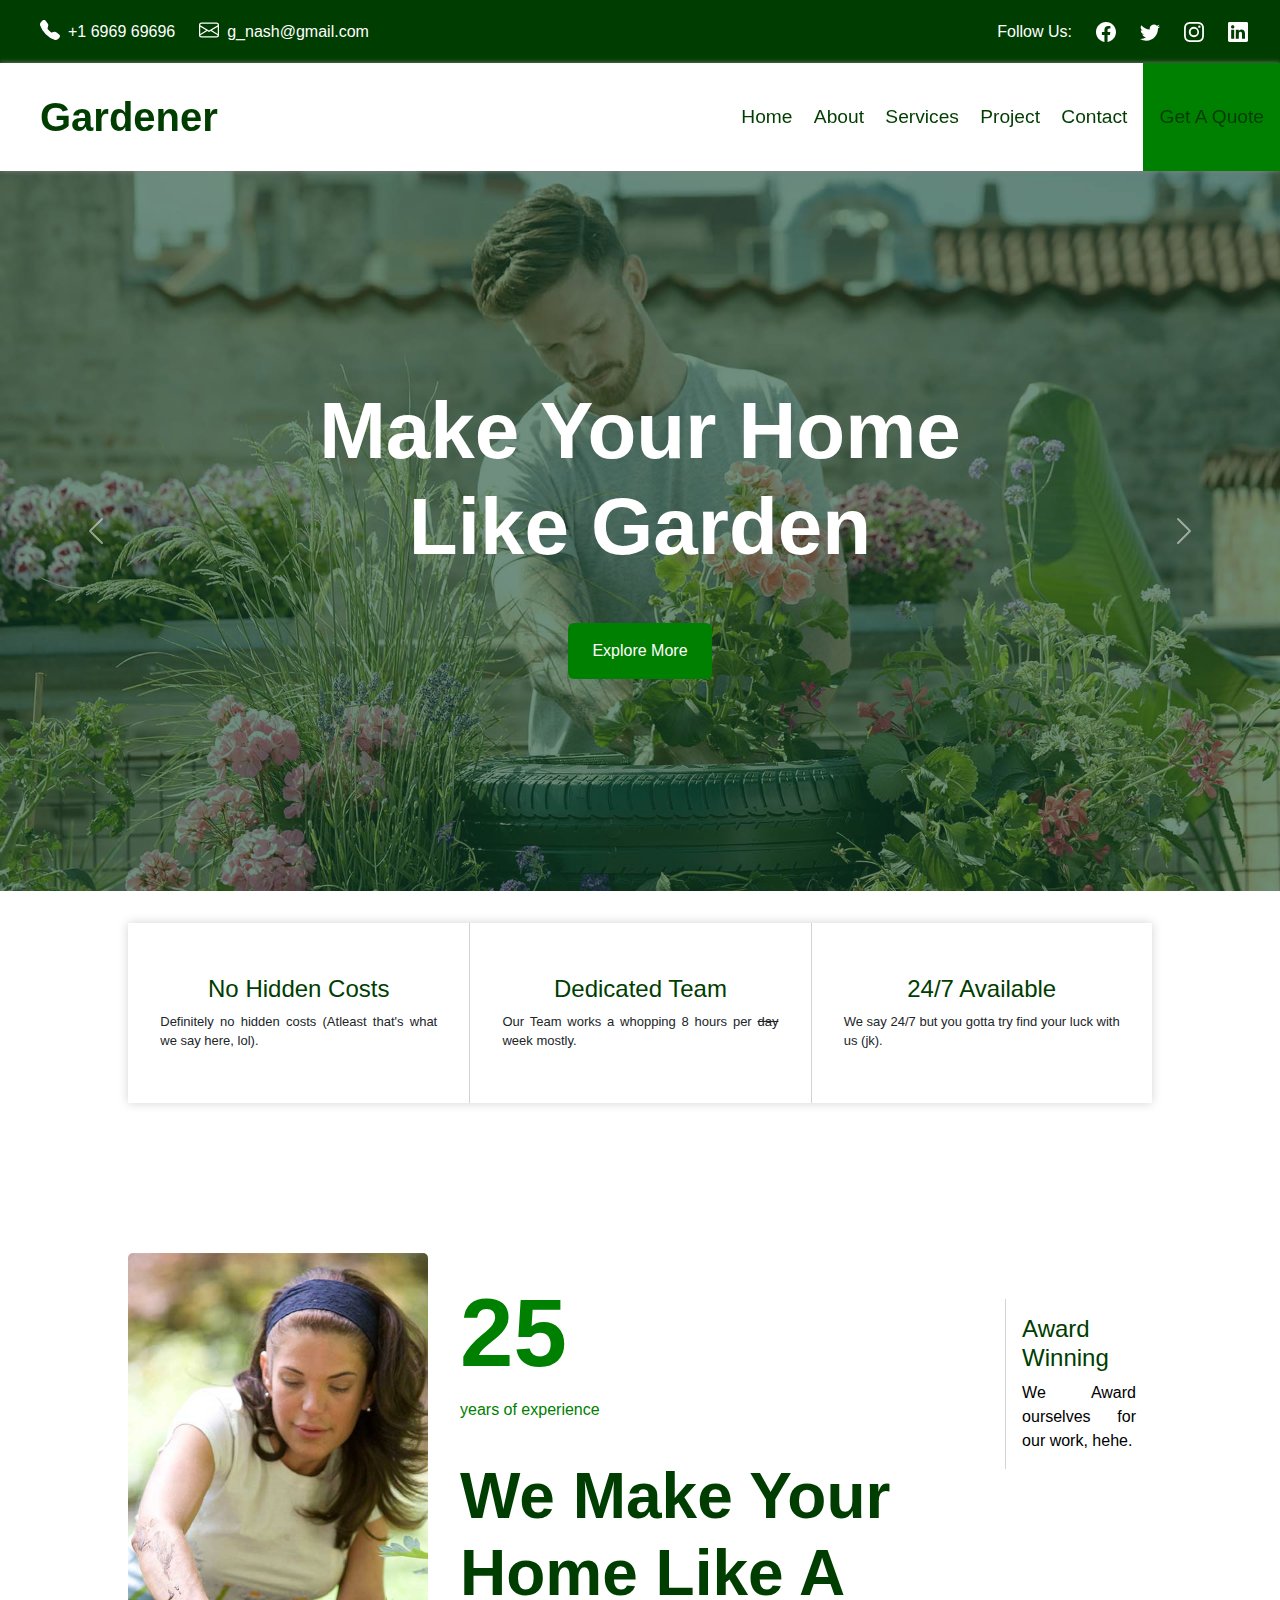
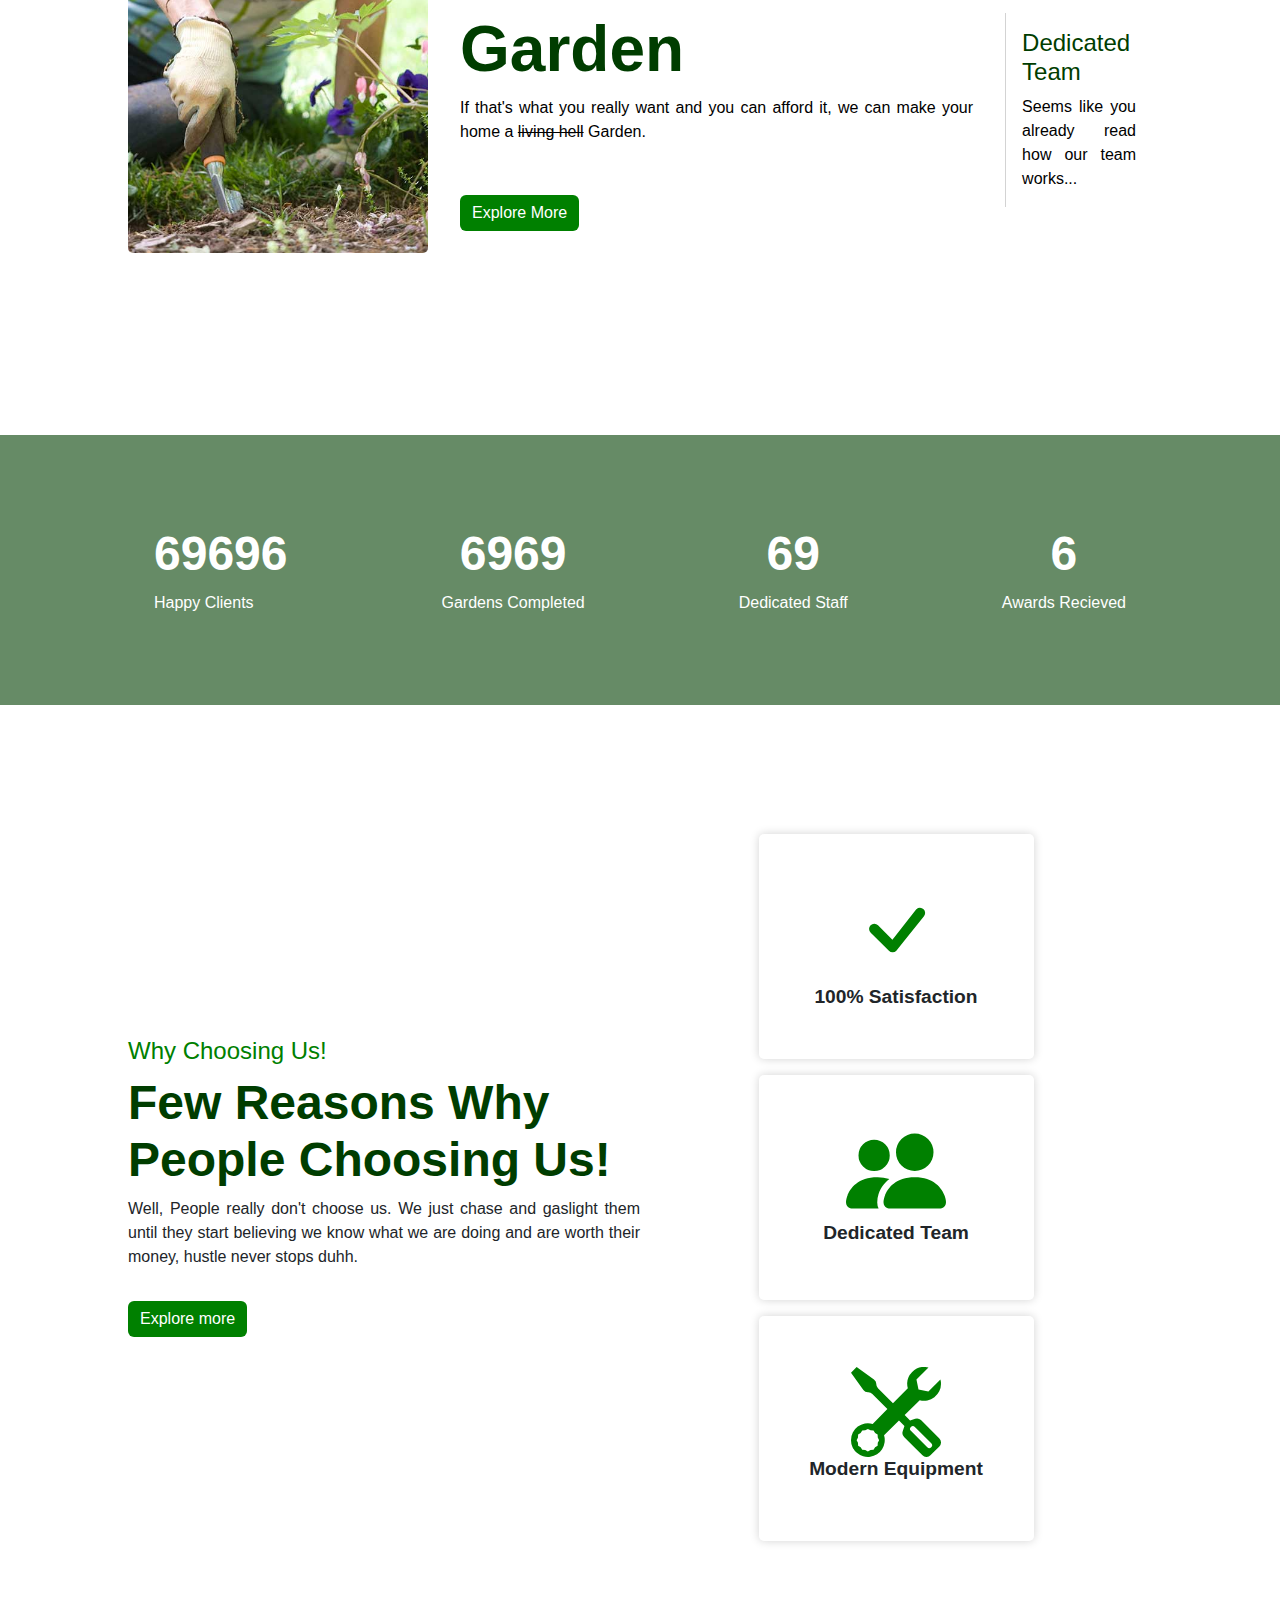
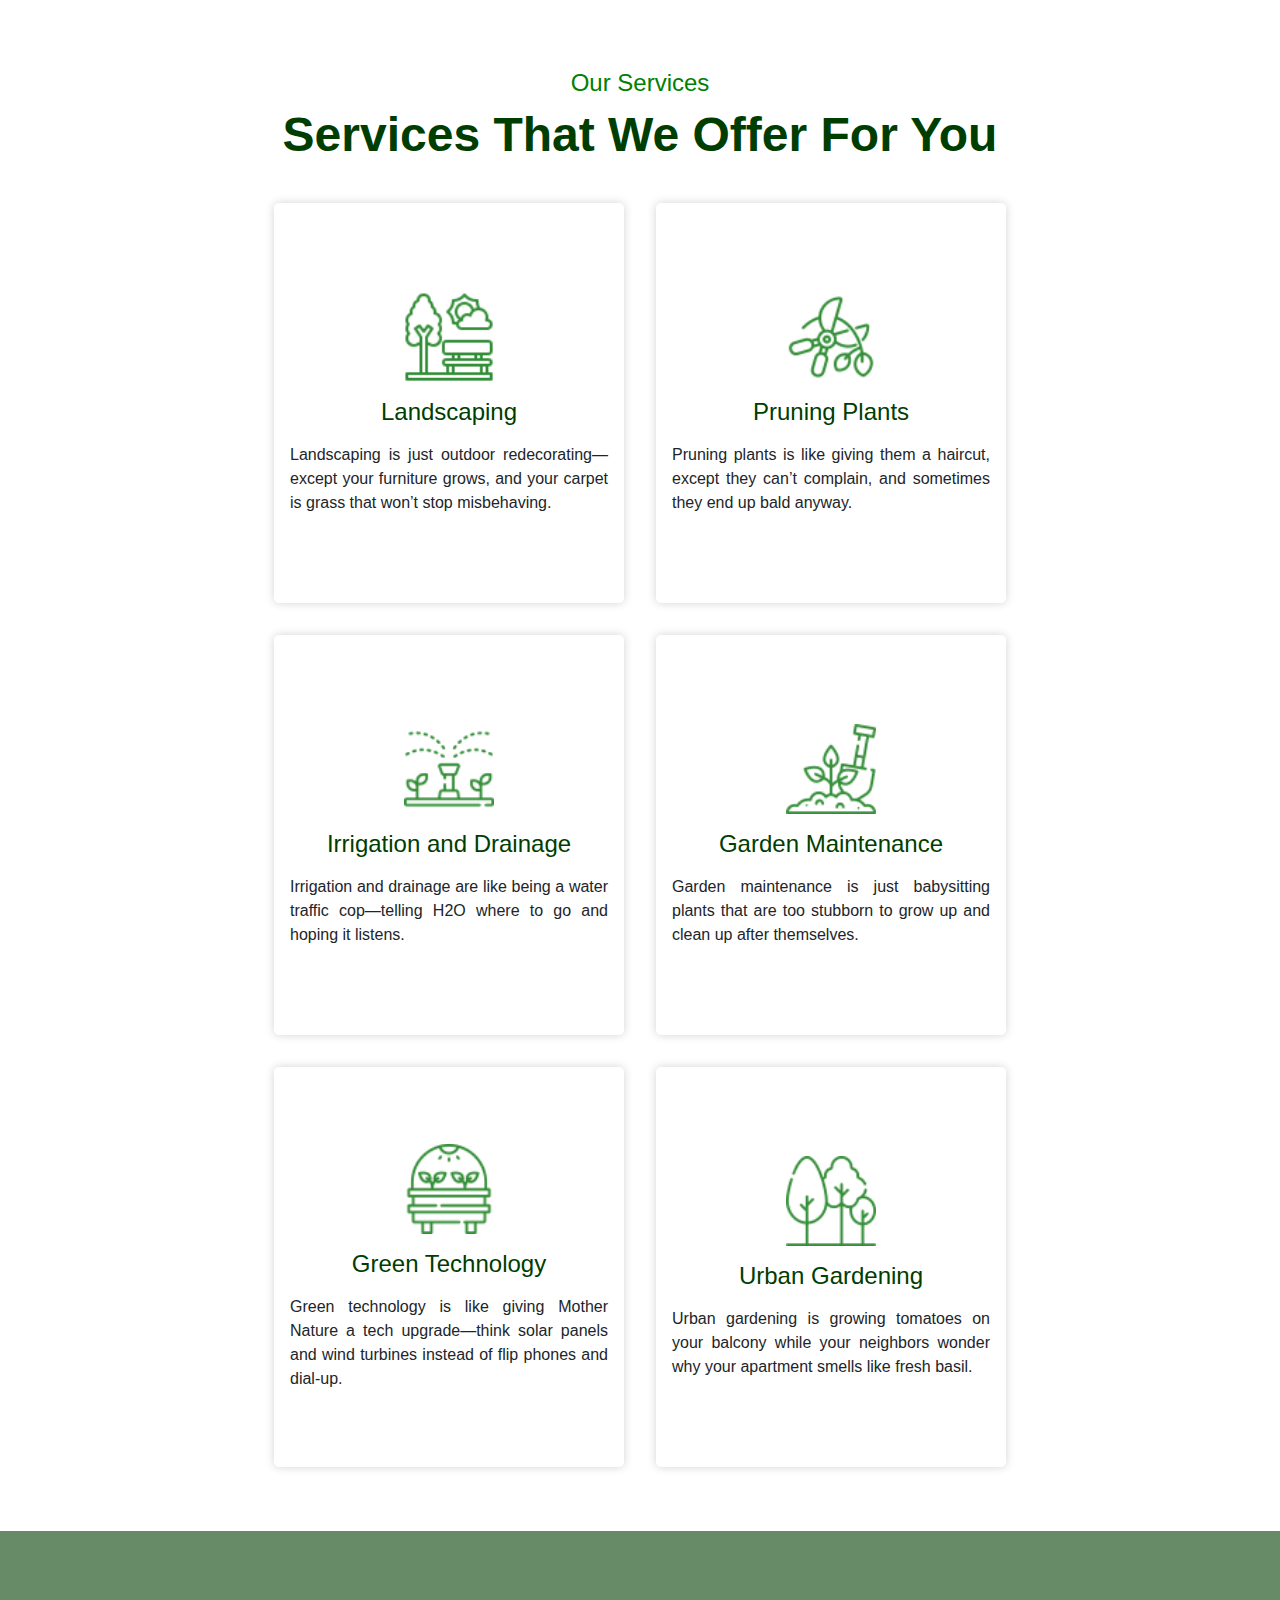
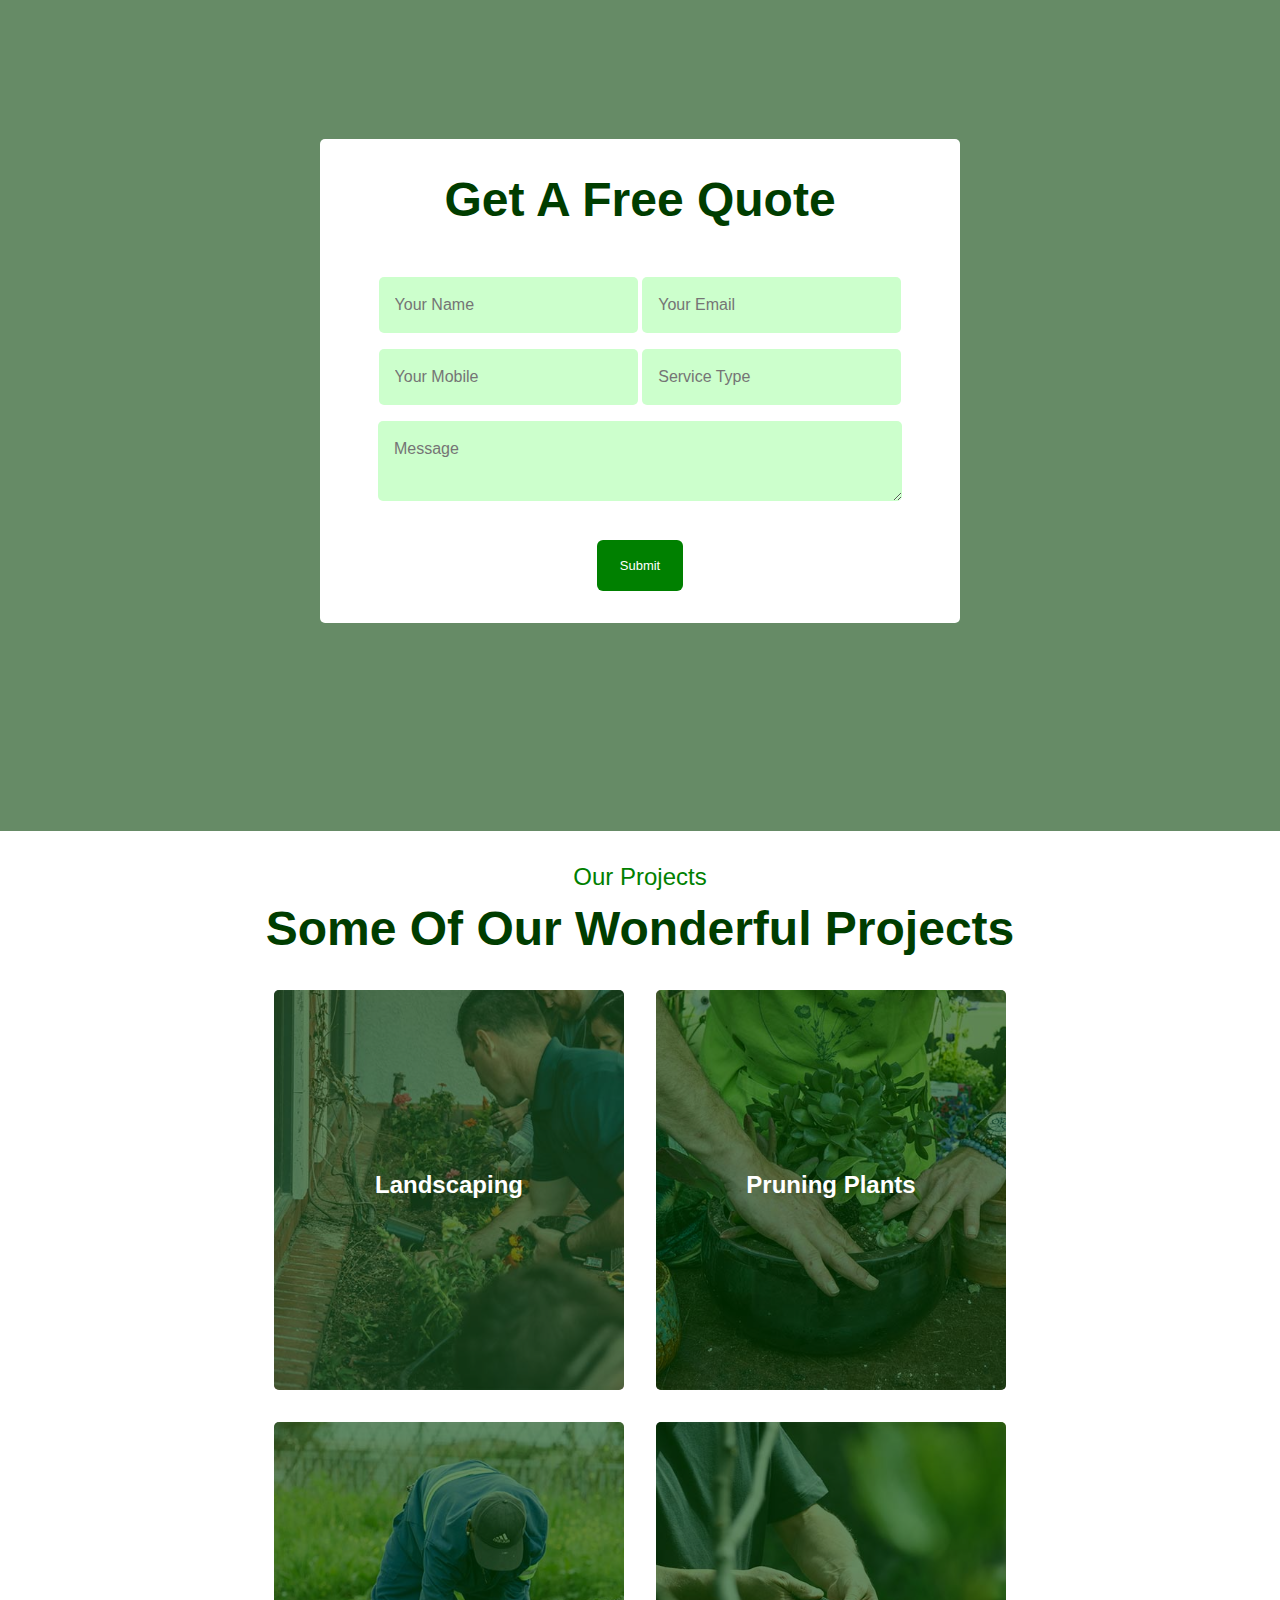
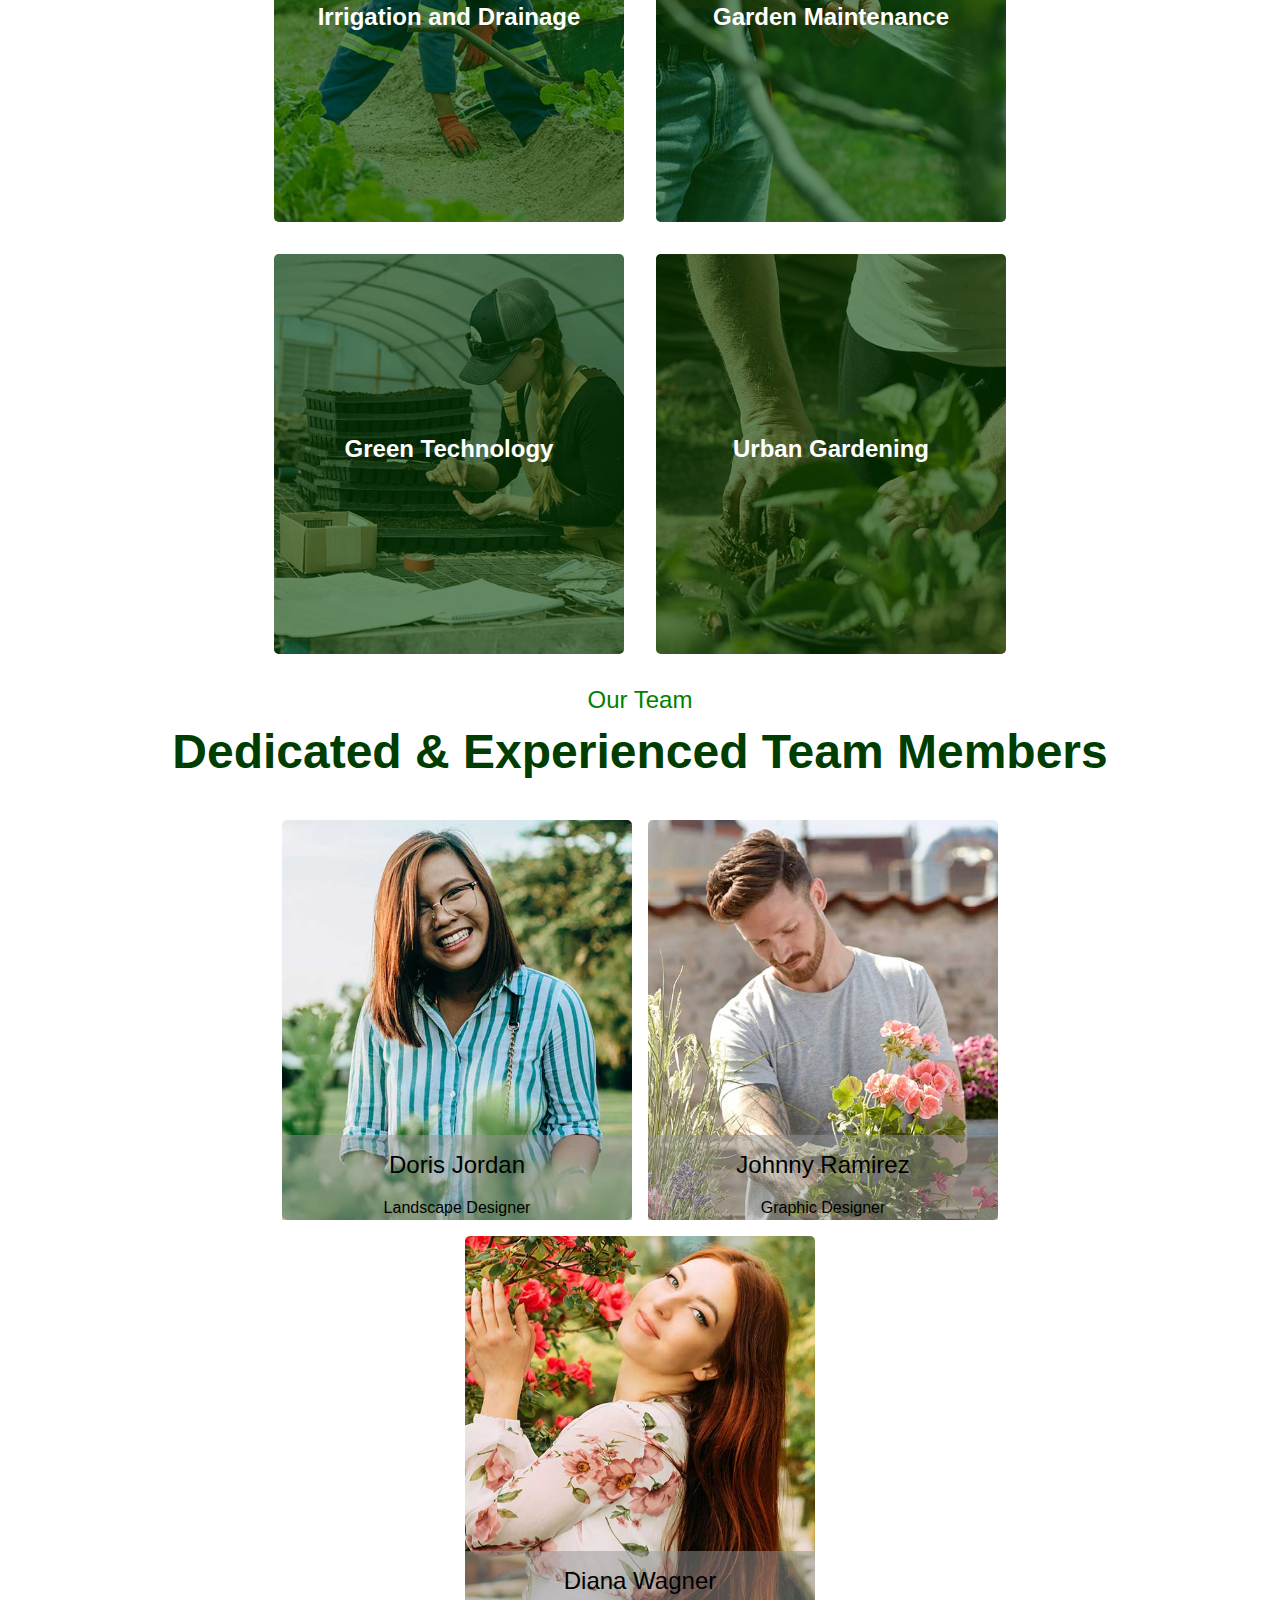
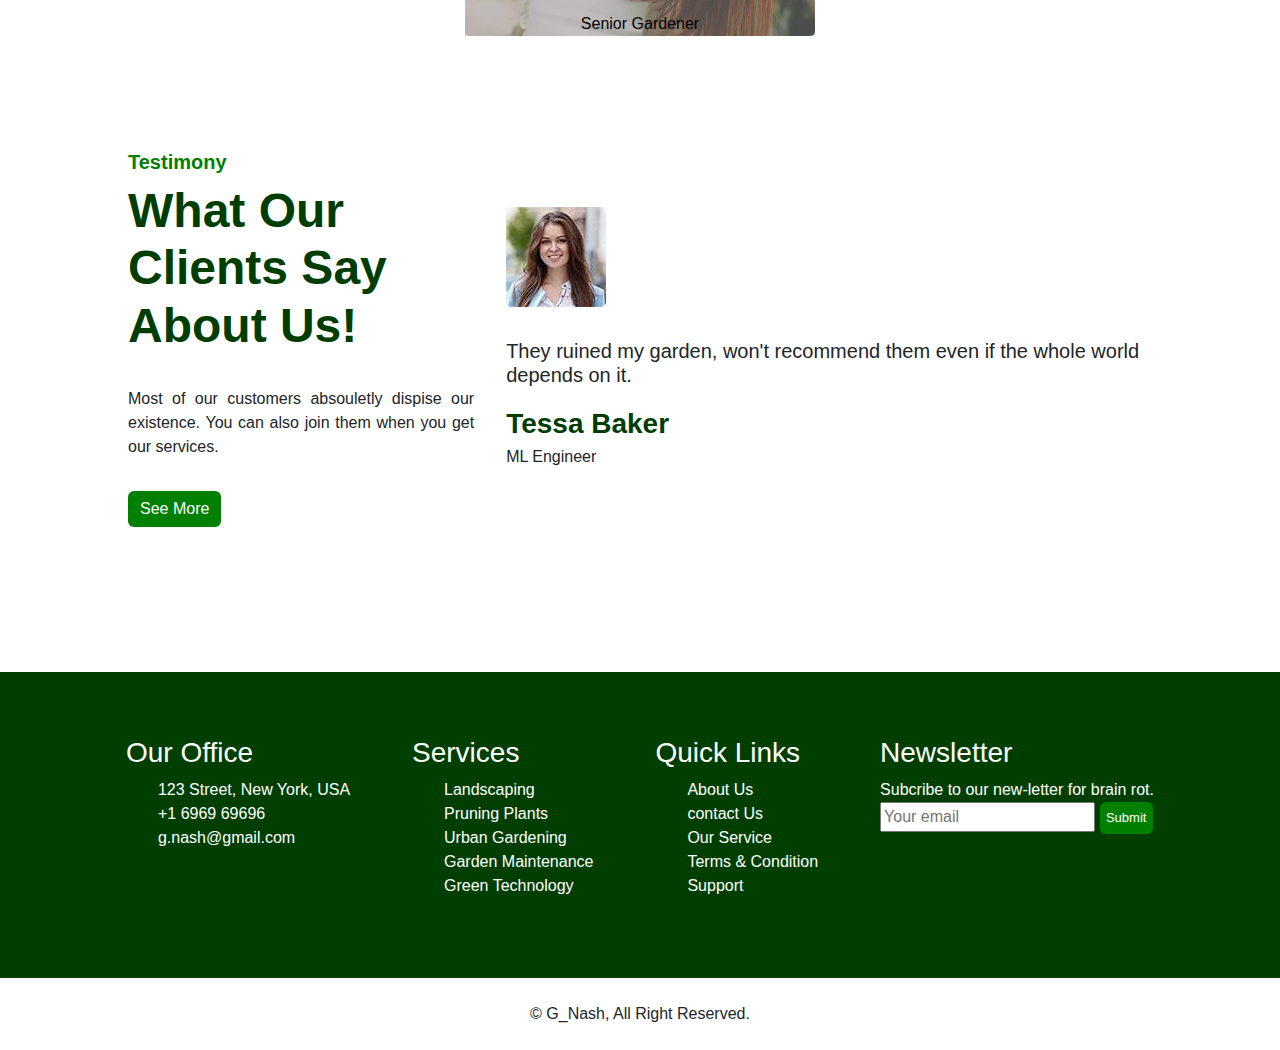
<file: index.html>
<!DOCTYPE html>
<html lang="en">
<head>
    <meta charset="UTF-8">
    <meta name="viewport" content="width=device-width, initial-scale=1.0">
    <title>Gardener</title>

    <link href="https://cdn.jsdelivr.net/npm/bootstrap@5.3.3/dist/css/bootstrap.min.css" rel="stylesheet" integrity="sha384-QWTKZyjpPEjISv5WaRU9OFeRpok6YctnYmDr5pNlyT2bRjXh0JMhjY6hW+ALEwIH" crossorigin="anonymous">
    <script src="https://cdn.jsdelivr.net/npm/bootstrap@5.3.3/dist/js/bootstrap.bundle.min.js" integrity="sha384-YvpcrYf0tY3lHB60NNkmXc5s9fDVZLESaAA55NDzOxhy9GkcIdslK1eN7N6jIeHz" crossorigin="anonymous"></script>


    <link rel="stylesheet" href="./css/style.css">

    <link rel="shortcut icon" href="./img/plant-garden-svgrepo-com.png" type="image/x-icon">

    <meta name="description" content="Open on Chrome Desktop/Mobile for better experience (experimental chrome features enabled).">
    <meta name="author" content="G_Nash">   
</head>
<body>
    <div class="topContact" id="topContact">

        <div class="topContactLeft">
            <div class="topCall">
                <svg xmlns="http://www.w3.org/2000/svg" width="20" height="20" fill="white" class="bi bi-telephone-fill" viewBox="0 0 16 16">
                    <path fill-rule="evenodd" d="M1.885.511a1.745 1.745 0 0 1 2.61.163L6.29 2.98c.329.423.445.974.315 1.494l-.547 2.19a.68.68 0 0 0 .178.643l2.457 2.457a.68.68 0 0 0 .644.178l2.189-.547a1.75 1.75 0 0 1 1.494.315l2.306 1.794c.829.645.905 1.87.163 2.611l-1.034 1.034c-.74.74-1.846 1.065-2.877.702a18.6 18.6 0 0 1-7.01-4.42 18.6 18.6 0 0 1-4.42-7.009c-.362-1.03-.037-2.137.703-2.877z"/>
                </svg>

                <p>
                +1 6969 69696
                </p>
            </div>

            <div class="topMail">
                <svg xmlns="http://www.w3.org/2000/svg" width="20" height="20" fill="currentColor" class="bi bi-envelope" viewBox="0 0 16 16">
                    <path d="M0 4a2 2 0 0 1 2-2h12a2 2 0 0 1 2 2v8a2 2 0 0 1-2 2H2a2 2 0 0 1-2-2zm2-1a1 1 0 0 0-1 1v.217l7 4.2 7-4.2V4a1 1 0 0 0-1-1zm13 2.383-4.708 2.825L15 11.105zm-.034 6.876-5.64-3.471L8 9.583l-1.326-.795-5.64 3.47A1 1 0 0 0 2 13h12a1 1 0 0 0 .966-.741M1 11.105l4.708-2.897L1 5.383z"/>
                </svg>

                <p>
                g_nash@gmail.com
                </p>
            </div>
        </div>

        <div class="topContactRight">
            <p>
                Follow Us:
            </p>

            <a href="https://www.facebook.com/"><svg xmlns="http://www.w3.org/2000/svg" width="20" height="20" fill="currentColor" class="bi bi-facebook" viewBox="0 0 16 16">
                <path d="M16 8.049c0-4.446-3.582-8.05-8-8.05C3.58 0-.002 3.603-.002 8.05c0 4.017 2.926 7.347 6.75 7.951v-5.625h-2.03V8.05H6.75V6.275c0-2.017 1.195-3.131 3.022-3.131.876 0 1.791.157 1.791.157v1.98h-1.009c-.993 0-1.303.621-1.303 1.258v1.51h2.218l-.354 2.326H9.25V16c3.824-.604 6.75-3.934 6.75-7.951"/>
            </svg></a>

            <a href="https://x.com/">
                <svg xmlns="http://www.w3.org/2000/svg" width="20" height="20" fill="currentColor" class="bi bi-twitter" viewBox="0 0 16 16">
                    <path d="M5.026 15c6.038 0 9.341-5.003 9.341-9.334q.002-.211-.006-.422A6.7 6.7 0 0 0 16 3.542a6.7 6.7 0 0 1-1.889.518 3.3 3.3 0 0 0 1.447-1.817 6.5 6.5 0 0 1-2.087.793A3.286 3.286 0 0 0 7.875 6.03a9.32 9.32 0 0 1-6.767-3.429 3.29 3.29 0 0 0 1.018 4.382A3.3 3.3 0 0 1 .64 6.575v.045a3.29 3.29 0 0 0 2.632 3.218 3.2 3.2 0 0 1-.865.115 3 3 0 0 1-.614-.057 3.28 3.28 0 0 0 3.067 2.277A6.6 6.6 0 0 1 .78 13.58a6 6 0 0 1-.78-.045A9.34 9.34 0 0 0 5.026 15"/>
                </svg>
            </a>
            
            <a href="https://www.instagram.com/">            <svg xmlns="http://www.w3.org/2000/svg" width="20" height="20" fill="currentColor" class="bi bi-instagram" viewBox="0 0 16 16">
                <path d="M8 0C5.829 0 5.556.01 4.703.048 3.85.088 3.269.222 2.76.42a3.9 3.9 0 0 0-1.417.923A3.9 3.9 0 0 0 .42 2.76C.222 3.268.087 3.85.048 4.7.01 5.555 0 5.827 0 8.001c0 2.172.01 2.444.048 3.297.04.852.174 1.433.372 1.942.205.526.478.972.923 1.417.444.445.89.719 1.416.923.51.198 1.09.333 1.942.372C5.555 15.99 5.827 16 8 16s2.444-.01 3.298-.048c.851-.04 1.434-.174 1.943-.372a3.9 3.9 0 0 0 1.416-.923c.445-.445.718-.891.923-1.417.197-.509.332-1.09.372-1.942C15.99 10.445 16 10.173 16 8s-.01-2.445-.048-3.299c-.04-.851-.175-1.433-.372-1.941a3.9 3.9 0 0 0-.923-1.417A3.9 3.9 0 0 0 13.24.42c-.51-.198-1.092-.333-1.943-.372C10.443.01 10.172 0 7.998 0zm-.717 1.442h.718c2.136 0 2.389.007 3.232.046.78.035 1.204.166 1.486.275.373.145.64.319.92.599s.453.546.598.92c.11.281.24.705.275 1.485.039.843.047 1.096.047 3.231s-.008 2.389-.047 3.232c-.035.78-.166 1.203-.275 1.485a2.5 2.5 0 0 1-.599.919c-.28.28-.546.453-.92.598-.28.11-.704.24-1.485.276-.843.038-1.096.047-3.232.047s-2.39-.009-3.233-.047c-.78-.036-1.203-.166-1.485-.276a2.5 2.5 0 0 1-.92-.598 2.5 2.5 0 0 1-.6-.92c-.109-.281-.24-.705-.275-1.485-.038-.843-.046-1.096-.046-3.233s.008-2.388.046-3.231c.036-.78.166-1.204.276-1.486.145-.373.319-.64.599-.92s.546-.453.92-.598c.282-.11.705-.24 1.485-.276.738-.034 1.024-.044 2.515-.045zm4.988 1.328a.96.96 0 1 0 0 1.92.96.96 0 0 0 0-1.92m-4.27 1.122a4.109 4.109 0 1 0 0 8.217 4.109 4.109 0 0 0 0-8.217m0 1.441a2.667 2.667 0 1 1 0 5.334 2.667 2.667 0 0 1 0-5.334"/>
              </svg></a>
            
            <a href="https://in.linkedin.com/">            <svg xmlns="http://www.w3.org/2000/svg" width="20" height="20" fill="currentColor" class="bi bi-linkedin" viewBox="0 0 16 16">
                <path d="M0 1.146C0 .513.526 0 1.175 0h13.65C15.474 0 16 .513 16 1.146v13.708c0 .633-.526 1.146-1.175 1.146H1.175C.526 16 0 15.487 0 14.854zm4.943 12.248V6.169H2.542v7.225zm-1.2-8.212c.837 0 1.358-.554 1.358-1.248-.015-.709-.52-1.248-1.342-1.248S2.4 3.226 2.4 3.934c0 .694.521 1.248 1.327 1.248zm4.908 8.212V9.359c0-.216.016-.432.08-.586.173-.431.568-.878 1.232-.878.869 0 1.216.662 1.216 1.634v3.865h2.401V9.25c0-2.22-1.184-3.252-2.764-3.252-1.274 0-1.845.7-2.165 1.193v.025h-.016l.016-.025V6.169h-2.4c.03.678 0 7.225 0 7.225z"/>
            </svg></a>
        </div>

    </div>

    <div class="header">
        <div class="headerTitle">
            <p>Gardener</p>
        </div>

        <div class="headerNav">
            <div class="headerNavList">
                <ul>
                    <li><a href="#topContact">Home</a></li>
                    <li><a href="./about.html">About</a></li>
                    <li><a href="./services.html">Services</a></li>
                    <li><a href="./project.html">Project</a></li>
                    <li><a href="./quote.html">Contact</a></li>
                </ul>
            </div>

            <div class="gaq">
                <p><a href="#quote">Get A Quote</a></p>
            </div>
        </div>

        <div class="mobile_nav">
            <img src="./img/hamburger-menu-mobile-svgrepo-com.png" alt="menu" id="hbm">
        </div>

        <div class="mobile_menu">
            <div>
                <h4>Home</h4>
            </div>
    
            <div>
                <h4>About</h4>
            </div>
    
            <div>
                <h4>Services</h4>
            </div>
    
            <div>
                <h4>Project</h4>
            </div>
    
            <div>
                <h4>Contact</h4>
            </div>
    
            <div>
                <h4>Get A Quote</h4>
            </div>
        </div>

    </div>

    <!-- carousel start -->
    <div class="container-fluid p-0 wow fadeIn carousel" data-wow-delay="0.1s">
        <div id="header-carousel" class="carousel slide" data-bs-ride="carousel">
            <div class="carousel-inner">
                <div class="carousel-item active">
                    <img class="w-100" src="./img/carousel-1.jpg" alt="Image">
                    <div class="carousel-caption">
                        <div class="container">
                            <div class="row justify-content-center">
                                <div class="col-lg-8">
                                    <h1 class="display-1 text-white mb-5 animated slideInDown fw-bolder">Make Your Home Like Garden</h1>
                                    <a href="" class="btn btn-primary py-sm-3 px-sm-4">Explore More</a>
                                </div>
                            </div>
                        </div>
                    </div>
                </div>
                <div class="carousel-item">
                    <img class="w-100" src="./img/carousel-2.jpg" alt="Image">
                    <div class="carousel-caption">
                        <div class="container">
                            <div class="row justify-content-center">
                                <div class="col-lg-7">
                                    <h1 class="display-1 text-white mb-5 animated slideInDown fw-bolder">Create Your Own Small Garden At Home</h1>
                                    <a href="" class="btn btn-primary py-sm-3 px-sm-4">Explore More</a>
                                </div>
                            </div>
                        </div>
                    </div>
                </div>
            </div>
            <button class="carousel-control-prev" type="button" data-bs-target="#header-carousel"
                data-bs-slide="prev">
                <span class="carousel-control-prev-icon" aria-hidden="true"></span>
                <span class="visually-hidden">Previous</span>
            </button>
            <button class="carousel-control-next" type="button" data-bs-target="#header-carousel"
                data-bs-slide="next">
                <span class="carousel-control-next-icon" aria-hidden="true"></span>
                <span class="visually-hidden">Next</span>
            </button>
        </div>
    </div>
    <!-- Carousel End -->


    <div class="topservice">

        <div class="topservices">
            <h4>No Hidden Costs</h4>
            <p>Definitely no hidden costs (Atleast that's what we say here, lol).</p>
        </div>

        <div class="topservices">
            <h4>Dedicated Team</h4>
            <p>Our Team works a whopping 8 hours per <span class="strike_through">day</span> week mostly.</p>
        </div>

        <div class="topservices">
            <h4>24/7 Available</h4>
            <p>We say 24/7 but you gotta try find your luck with us (jk).</p>
        </div>
    </div>

    <div class="about">
        <div class="about_img">
            <img src="./img/about.jpg" alt="about" class="about_img_img">
        </div>
        <div class="about_exp">
            <h3 class="twofive">25</h3>
            <p class="twofivedes">years of experience</p>
            <h3 class="wemake">We Make Your Home Like A Garden</h3>
            <p>If that's what you really want and you can afford it, we can make your home a <span class="strike_through">living hell</span> Garden.</p>
            <button class="btn">Explore More</button>
        </div>
        <div class="about_awards">
            <div>
                <h4>Award Winning</h4>
                <p>We Award ourselves for our work, hehe.</p>
            </div>

            <div>
                <h4>Dedicated Team</h4>
                <p>Seems like you already read how our team works...</p>
            </div>
        </div>
    </div>

    <div class="numbers">
        <div class="number">
            <h2>69696</h2>
            <p>Happy Clients</p>
        </div>

        <div class="number">
            <h2>6969</h2>
            <p>Gardens Completed</p>
        </div>

        <div class="number">
            <h2>69</h2>
            <p>Dedicated Staff</p>
        </div>

        <div class="number">
            <h2>6</h2>
            <p>Awards Recieved</p>
        </div>
    </div>

    <div class="whyus">
        <div class="whyus_text">
            <h4>Why Choosing Us!</h4>
            <h1>Few Reasons Why People Choosing Us!</h1>
            <p>Well, People really don't choose us. We just chase and gaslight them until they start believing we know what we are doing and are worth their money, hustle never stops duhh.</p>
            <button class="btn">Explore more</button>
        </div>

        <div class="whyus_divs">
            <div class="whyus_div">
                <svg xmlns="http://www.w3.org/2000/svg" width="110" height="110" fill="green" class="bi bi-check" viewBox="0 0 16 16">
                    <path d="M10.97 4.97a.75.75 0 0 1 1.07 1.05l-3.99 4.99a.75.75 0 0 1-1.08.02L4.324 8.384a.75.75 0 1 1 1.06-1.06l2.094 2.093 3.473-4.425z"/>
                </svg>
                <h4>100% Satisfaction</h4>
            </div>

            <div class="whyus_div">
                <svg xmlns="http://www.w3.org/2000/svg" width="100" height="100" fill="green" class="bi bi-people-fill" viewBox="0 0 16 16">
                <path d="M7 14s-1 0-1-1 1-4 5-4 5 3 5 4-1 1-1 1zm4-6a3 3 0 1 0 0-6 3 3 0 0 0 0 6m-5.784 6A2.24 2.24 0 0 1 5 13c0-1.355.68-2.75 1.936-3.72A6.3 6.3 0 0 0 5 9c-4 0-5 3-5 4s1 1 1 1zM4.5 8a2.5 2.5 0 1 0 0-5 2.5 2.5 0 0 0 0 5"/>
                </svg>
                <h4>Dedicated Team</h4>
            </div>

            <div class="whyus_div">
                <svg xmlns="http://www.w3.org/2000/svg" width="90" height="90" fill="green" class="bi bi-tools" viewBox="0 0 16 16">
                <path d="M1 0 0 1l2.2 3.081a1 1 0 0 0 .815.419h.07a1 1 0 0 1 .708.293l2.675 2.675-2.617 2.654A3.003 3.003 0 0 0 0 13a3 3 0 1 0 5.878-.851l2.654-2.617.968.968-.305.914a1 1 0 0 0 .242 1.023l3.27 3.27a.997.997 0 0 0 1.414 0l1.586-1.586a.997.997 0 0 0 0-1.414l-3.27-3.27a1 1 0 0 0-1.023-.242L10.5 9.5l-.96-.96 2.68-2.643A3.005 3.005 0 0 0 16 3q0-.405-.102-.777l-2.14 2.141L12 4l-.364-1.757L13.777.102a3 3 0 0 0-3.675 3.68L7.462 6.46 4.793 3.793a1 1 0 0 1-.293-.707v-.071a1 1 0 0 0-.419-.814zm9.646 10.646a.5.5 0 0 1 .708 0l2.914 2.915a.5.5 0 0 1-.707.707l-2.915-2.914a.5.5 0 0 1 0-.708M3 11l.471.242.529.026.287.445.445.287.026.529L5 13l-.242.471-.026.529-.445.287-.287.445-.529.026L3 15l-.471-.242L2 14.732l-.287-.445L1.268 14l-.026-.529L1 13l.242-.471.026-.529.445-.287.287-.445.529-.026z"/>
                </svg>
                <h4>Modern Equipment</h4>
            </div>
        </div>
    </div>

    <div class="services">
        <div class="services_text">
            <h4>Our Services</h4>
            <h1>Services That We Offer For You</h1>
        </div>

        <div class="services_divs">
            <div class="services_div">
                <img src="./img/icon-3.png" alt="icon3">
                <h4>Landscaping</h4>
                <p>Landscaping is just outdoor redecorating—except your furniture grows, and your carpet is grass that won’t stop misbehaving.</p>
            </div>

            <div class="services_div">
                <img src="./img/icon-6.png" alt="icon3">
                <h4>Pruning Plants</h4>
                <p>Pruning plants is like giving them a haircut, except they can’t complain, and sometimes they end up bald anyway.</p>
            </div>

            <div class="services_div">
                <img src="./img/icon-5.png" alt="icon3">
                <h4>Irrigation and Drainage</h4>
                <p>Irrigation and drainage are like being a water traffic cop—telling H2O where to go and hoping it listens.</p>
            </div>

            <div class="services_div">
                <img src="./img/icon-4.png" alt="icon3">
                <h4>Garden Maintenance</h4>
                <p>Garden maintenance is just babysitting plants that are too stubborn to grow up and clean up after themselves.</p>
            </div>

            <div class="services_div">
                <img src="./img/icon-8.png" alt="icon3">
                <h4>Green Technology</h4>
                <p>Green technology is like giving Mother Nature a tech upgrade—think solar panels and wind turbines instead of flip phones and dial-up.</p>
            </div>

            <div class="services_div">
                <img src="./img/icon-2.png" alt="icon3">
                <h4>Urban Gardening</h4>
                <p>Urban gardening is growing tomatoes on your balcony while your neighbors wonder why your apartment smells like fresh basil.</p>
            </div>
        </div>
    </div>

    <div class="quote" id="quote">
        <div class="quote_form">
            <h1>Get A Free Quote</h1>
            <input type="text" placeholder="Your Name">
            <input type="text" placeholder="Your Email">
            <input type="text" placeholder="Your Mobile">
            <input type="text" placeholder="Service Type">
            <textarea name="textarea" class="textarea" placeholder="Message"></textarea>
            <button class="btn">Submit</button>
        </div>
    </div>

    <div class="projects pro">
        <div class="project_text">
            <h4>Our Projects</h4>
            <h1>Some Of Our Wonderful Projects</h1>
        </div>

        <div class="projects_divs">
            <div class="projects_div project" id="project1">
                <h4>Landscaping</h4>
            </div>

            <div class="projects_div project" id="project2">
                <h4>Pruning Plants</h4>
            </div>

            <div class="projects_div project" id="project3">
                <h4>Irrigation and Drainage</h4>
            </div>

            <div class="projects_div project" id="project4">
                <h4>Garden Maintenance</h4>
            </div>

            <div class="projects_div project" id="project5">
                <h4>Green Technology</h4>
            </div>

            <div class="projects_div project" id="project6">
                <h4>Urban Gardening</h4>
            </div>
        </div>
    </div>

    <div class="team">
        <div class="team_text">
            <h4>Our Team</h4>
            <h1>Dedicated & Experienced Team Members</h1>
        </div>

        <div class="team_divs">
            <div class="team_div" id="team1">
                <h4>Doris Jordan</h4>
                <p>Landscape Designer</p>
            </div>

            <div class="team_div" id="team2">
                <h4>Johnny Ramirez</h4>
                <p>Graphic Designer</p>
            </div>

            <div class="team_div" id="team3">
                <h4>Diana Wagner</h4>
                <p>Senior Gardener</p>
            </div>
        </div>
    </div>

    <div class="customer">
        <div class="testimony">
            <h5>Testimony</5>
            <h1>What Our Clients Say About Us!</h1>
            <p>Most of our customers absouletly dispise our existence. You can also join them when you get our services.</p>
            <button class="btn">See More</button>
        </div>

        <div class="testimonial">
            <img src="./img/testimonial-1.jpg" alt="testimonial">
            <h5>They ruined my garden, won't recommend them even if the whole world depends on it.</h5>
            <h3>Tessa Baker</h3>
            <p>ML Engineer</p>
        </div>
    </div>

    <div class="footers">
        <div class="footer">
            <h3>Our Office</h3>
            <p>
                <ul>
                    <li>123 Street, New York, USA</li>
                    <li>+1 6969 69696</li>
                    <li>g.nash@gmail.com</li>
                </ul>
            </p>
        </div>

        <div class="footer">
            <h3>Services</h3>
            <p>
                <ul>
                    <li>Landscaping</li>
                    <li>Pruning Plants</li>
                    <li>Urban Gardening</li>
                    <li>Garden Maintenance</li>
                    <li>Green Technology</li>
                </ul>
            </p>
        </div>

        <div class="footer">
            <h3>Quick Links</h3>
            <p>
                <ul>
                    <li>About Us</li>
                    <li>contact Us</li>
                    <li>Our Service</li>
                    <li>Terms & Condition</li>
                    <li>Support</li>
                </ul>
            </p>
        </div>
        <div class="footer">
            <h3>Newsletter</h3>
            <p>Subcribe to our new-letter for brain rot.</p>
            <input type="text" placeholder="Your email">
            <button class="btn">Submit</button>
        </div>
    </div>

    <div class="bottom">
        <div class="rights">
            © G_Nash, All Right Reserved. 
        </div>
    </div>

</body>
</html>
</file>
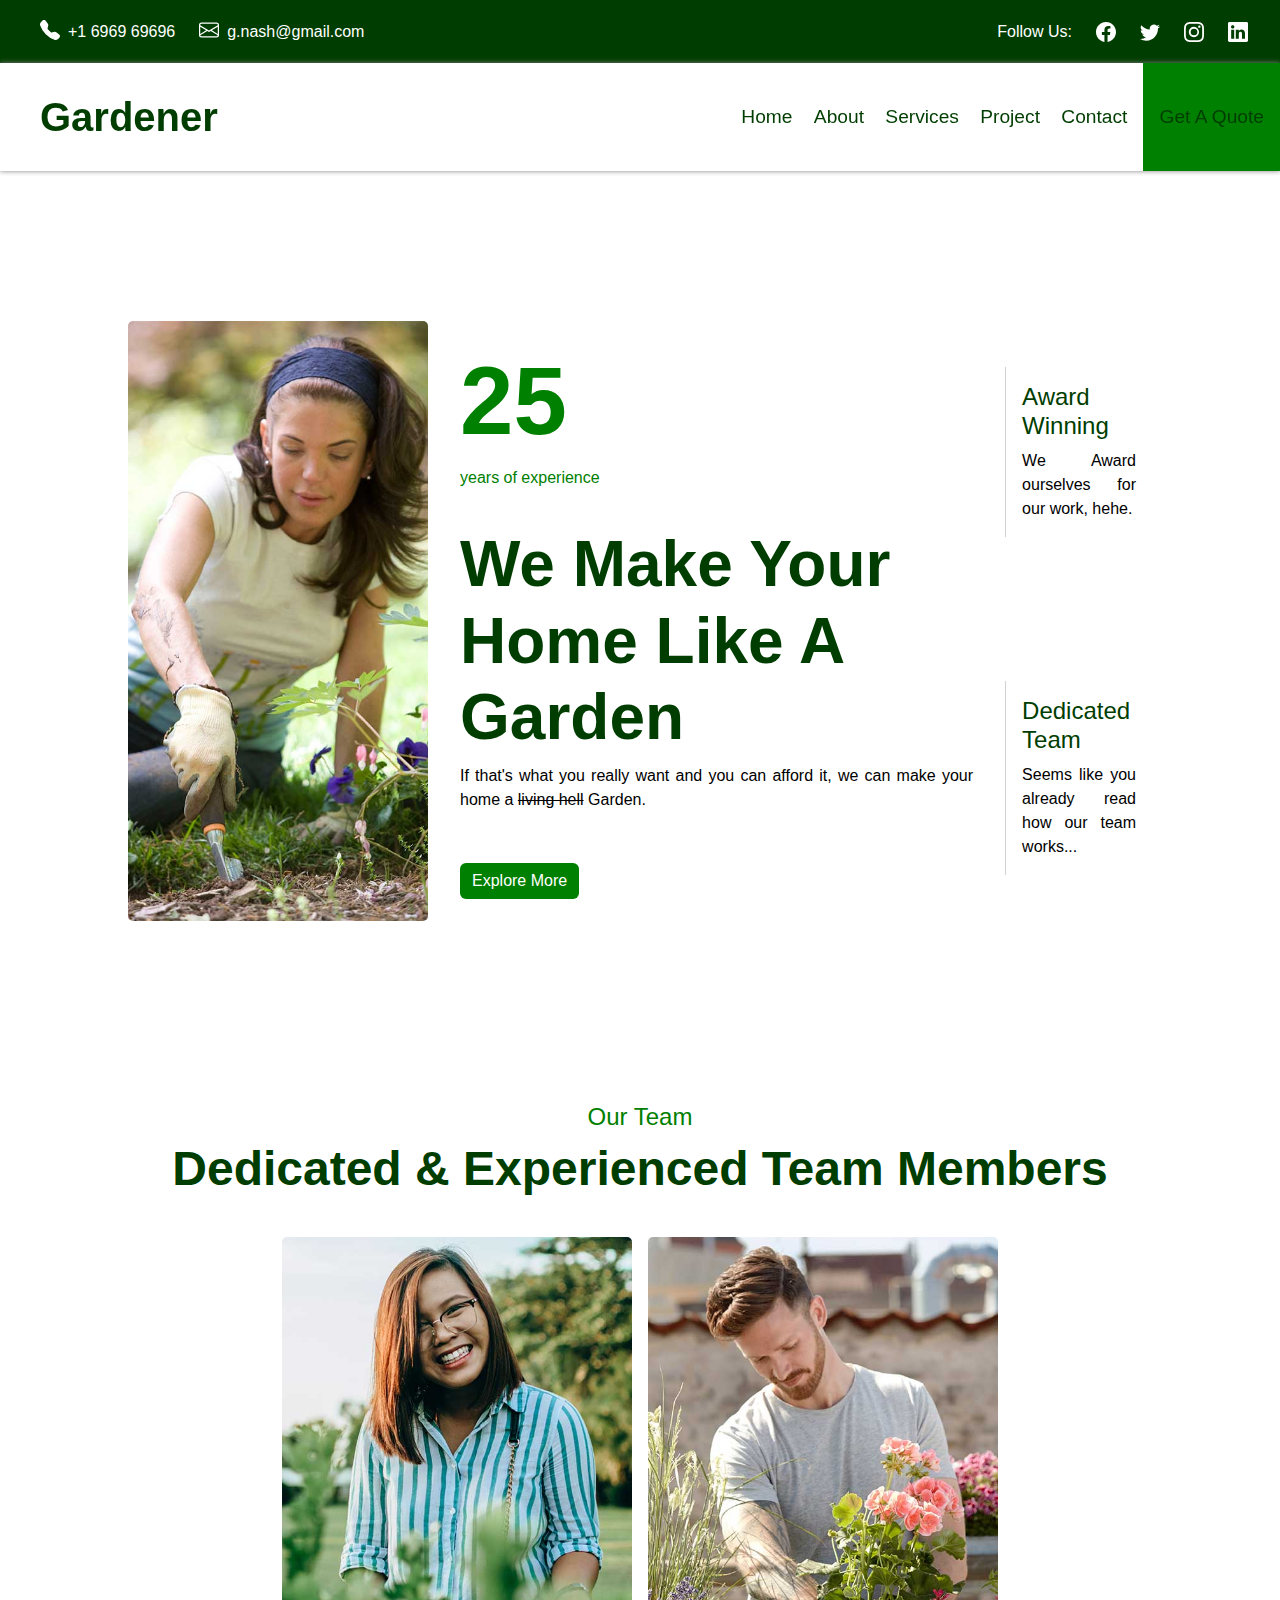
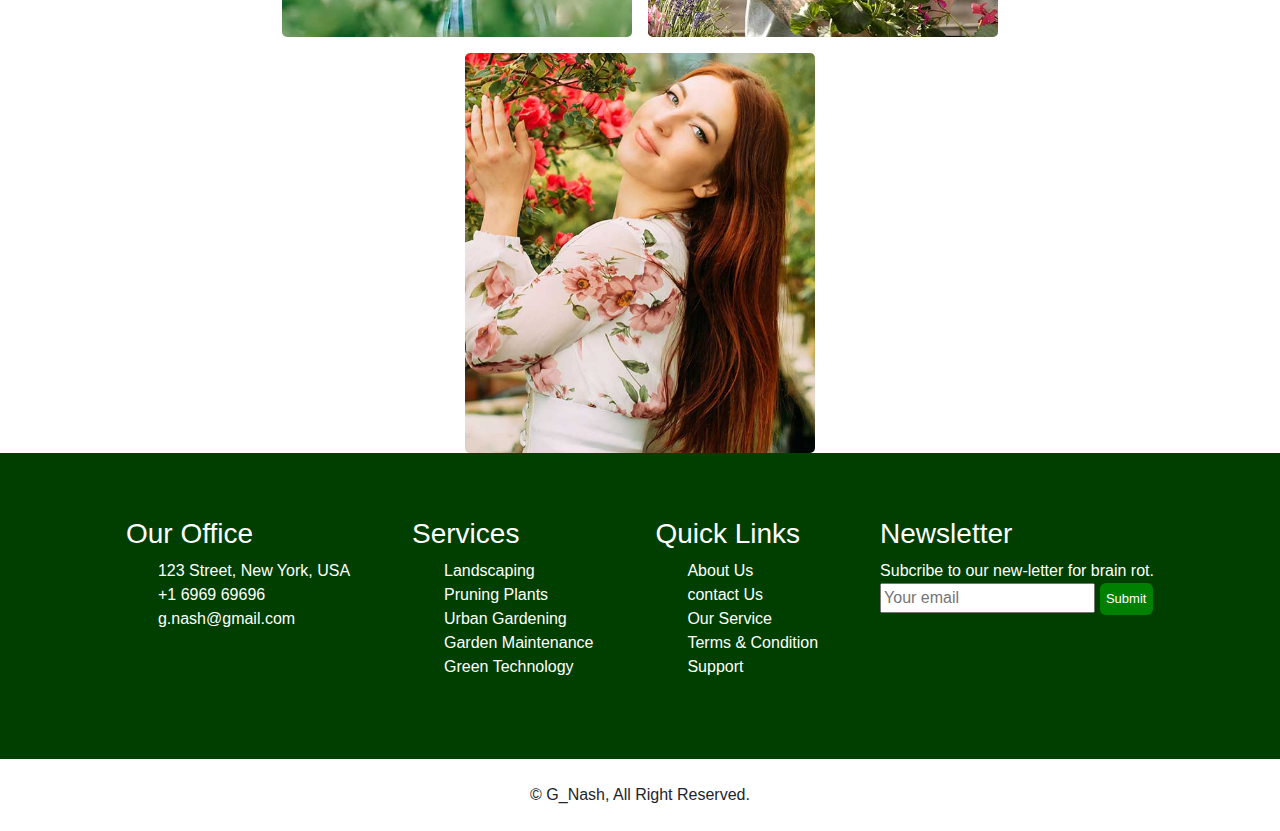
<file: about.html>
<!DOCTYPE html>
<html lang="en">
<head>
    <meta charset="UTF-8">
    <meta name="viewport" content="width=device-width, initial-scale=1.0">
    <title>Gardener</title>

    <link href="https://cdn.jsdelivr.net/npm/bootstrap@5.3.3/dist/css/bootstrap.min.css" rel="stylesheet" integrity="sha384-QWTKZyjpPEjISv5WaRU9OFeRpok6YctnYmDr5pNlyT2bRjXh0JMhjY6hW+ALEwIH" crossorigin="anonymous">
    <script src="https://cdn.jsdelivr.net/npm/bootstrap@5.3.3/dist/js/bootstrap.bundle.min.js" integrity="sha384-YvpcrYf0tY3lHB60NNkmXc5s9fDVZLESaAA55NDzOxhy9GkcIdslK1eN7N6jIeHz" crossorigin="anonymous"></script>


    <link rel="stylesheet" href="./css/style.css">
</head>
<body>
    <div class="topContact" id="topContact">

        <div class="topContactLeft">
            <div class="topCall">
                <svg xmlns="http://www.w3.org/2000/svg" width="20" height="20" fill="white" class="bi bi-telephone-fill" viewBox="0 0 16 16">
                    <path fill-rule="evenodd" d="M1.885.511a1.745 1.745 0 0 1 2.61.163L6.29 2.98c.329.423.445.974.315 1.494l-.547 2.19a.68.68 0 0 0 .178.643l2.457 2.457a.68.68 0 0 0 .644.178l2.189-.547a1.75 1.75 0 0 1 1.494.315l2.306 1.794c.829.645.905 1.87.163 2.611l-1.034 1.034c-.74.74-1.846 1.065-2.877.702a18.6 18.6 0 0 1-7.01-4.42 18.6 18.6 0 0 1-4.42-7.009c-.362-1.03-.037-2.137.703-2.877z"/>
                </svg>

                <p>
                +1 6969 69696
                </p>
            </div>

            <div class="topMail">
                <svg xmlns="http://www.w3.org/2000/svg" width="20" height="20" fill="currentColor" class="bi bi-envelope" viewBox="0 0 16 16">
                    <path d="M0 4a2 2 0 0 1 2-2h12a2 2 0 0 1 2 2v8a2 2 0 0 1-2 2H2a2 2 0 0 1-2-2zm2-1a1 1 0 0 0-1 1v.217l7 4.2 7-4.2V4a1 1 0 0 0-1-1zm13 2.383-4.708 2.825L15 11.105zm-.034 6.876-5.64-3.471L8 9.583l-1.326-.795-5.64 3.47A1 1 0 0 0 2 13h12a1 1 0 0 0 .966-.741M1 11.105l4.708-2.897L1 5.383z"/>
                </svg>

                <p>
                g.nash@gmail.com
                </p>
            </div>
        </div>

        <div class="topContactRight">
            <p>
                Follow Us:
            </p>

            <a href="https://www.facebook.com/"><svg xmlns="http://www.w3.org/2000/svg" width="20" height="20" fill="currentColor" class="bi bi-facebook" viewBox="0 0 16 16">
                <path d="M16 8.049c0-4.446-3.582-8.05-8-8.05C3.58 0-.002 3.603-.002 8.05c0 4.017 2.926 7.347 6.75 7.951v-5.625h-2.03V8.05H6.75V6.275c0-2.017 1.195-3.131 3.022-3.131.876 0 1.791.157 1.791.157v1.98h-1.009c-.993 0-1.303.621-1.303 1.258v1.51h2.218l-.354 2.326H9.25V16c3.824-.604 6.75-3.934 6.75-7.951"/>
            </svg></a>

            <a href="https://x.com/">
                <svg xmlns="http://www.w3.org/2000/svg" width="20" height="20" fill="currentColor" class="bi bi-twitter" viewBox="0 0 16 16">
                    <path d="M5.026 15c6.038 0 9.341-5.003 9.341-9.334q.002-.211-.006-.422A6.7 6.7 0 0 0 16 3.542a6.7 6.7 0 0 1-1.889.518 3.3 3.3 0 0 0 1.447-1.817 6.5 6.5 0 0 1-2.087.793A3.286 3.286 0 0 0 7.875 6.03a9.32 9.32 0 0 1-6.767-3.429 3.29 3.29 0 0 0 1.018 4.382A3.3 3.3 0 0 1 .64 6.575v.045a3.29 3.29 0 0 0 2.632 3.218 3.2 3.2 0 0 1-.865.115 3 3 0 0 1-.614-.057 3.28 3.28 0 0 0 3.067 2.277A6.6 6.6 0 0 1 .78 13.58a6 6 0 0 1-.78-.045A9.34 9.34 0 0 0 5.026 15"/>
                </svg>
            </a>
            
            <a href="https://www.instagram.com/">            <svg xmlns="http://www.w3.org/2000/svg" width="20" height="20" fill="currentColor" class="bi bi-instagram" viewBox="0 0 16 16">
                <path d="M8 0C5.829 0 5.556.01 4.703.048 3.85.088 3.269.222 2.76.42a3.9 3.9 0 0 0-1.417.923A3.9 3.9 0 0 0 .42 2.76C.222 3.268.087 3.85.048 4.7.01 5.555 0 5.827 0 8.001c0 2.172.01 2.444.048 3.297.04.852.174 1.433.372 1.942.205.526.478.972.923 1.417.444.445.89.719 1.416.923.51.198 1.09.333 1.942.372C5.555 15.99 5.827 16 8 16s2.444-.01 3.298-.048c.851-.04 1.434-.174 1.943-.372a3.9 3.9 0 0 0 1.416-.923c.445-.445.718-.891.923-1.417.197-.509.332-1.09.372-1.942C15.99 10.445 16 10.173 16 8s-.01-2.445-.048-3.299c-.04-.851-.175-1.433-.372-1.941a3.9 3.9 0 0 0-.923-1.417A3.9 3.9 0 0 0 13.24.42c-.51-.198-1.092-.333-1.943-.372C10.443.01 10.172 0 7.998 0zm-.717 1.442h.718c2.136 0 2.389.007 3.232.046.78.035 1.204.166 1.486.275.373.145.64.319.92.599s.453.546.598.92c.11.281.24.705.275 1.485.039.843.047 1.096.047 3.231s-.008 2.389-.047 3.232c-.035.78-.166 1.203-.275 1.485a2.5 2.5 0 0 1-.599.919c-.28.28-.546.453-.92.598-.28.11-.704.24-1.485.276-.843.038-1.096.047-3.232.047s-2.39-.009-3.233-.047c-.78-.036-1.203-.166-1.485-.276a2.5 2.5 0 0 1-.92-.598 2.5 2.5 0 0 1-.6-.92c-.109-.281-.24-.705-.275-1.485-.038-.843-.046-1.096-.046-3.233s.008-2.388.046-3.231c.036-.78.166-1.204.276-1.486.145-.373.319-.64.599-.92s.546-.453.92-.598c.282-.11.705-.24 1.485-.276.738-.034 1.024-.044 2.515-.045zm4.988 1.328a.96.96 0 1 0 0 1.92.96.96 0 0 0 0-1.92m-4.27 1.122a4.109 4.109 0 1 0 0 8.217 4.109 4.109 0 0 0 0-8.217m0 1.441a2.667 2.667 0 1 1 0 5.334 2.667 2.667 0 0 1 0-5.334"/>
              </svg></a>
            
            <a href="https://in.linkedin.com/">            <svg xmlns="http://www.w3.org/2000/svg" width="20" height="20" fill="currentColor" class="bi bi-linkedin" viewBox="0 0 16 16">
                <path d="M0 1.146C0 .513.526 0 1.175 0h13.65C15.474 0 16 .513 16 1.146v13.708c0 .633-.526 1.146-1.175 1.146H1.175C.526 16 0 15.487 0 14.854zm4.943 12.248V6.169H2.542v7.225zm-1.2-8.212c.837 0 1.358-.554 1.358-1.248-.015-.709-.52-1.248-1.342-1.248S2.4 3.226 2.4 3.934c0 .694.521 1.248 1.327 1.248zm4.908 8.212V9.359c0-.216.016-.432.08-.586.173-.431.568-.878 1.232-.878.869 0 1.216.662 1.216 1.634v3.865h2.401V9.25c0-2.22-1.184-3.252-2.764-3.252-1.274 0-1.845.7-2.165 1.193v.025h-.016l.016-.025V6.169h-2.4c.03.678 0 7.225 0 7.225z"/>
            </svg></a>
        </div>

    </div>

    <div class="header">
        <div class="headerTitle">
            <p>Gardener</p>
        </div>

        <div class="headerNav">
            <div class="headerNavList">
                <ul>
                    <li><a href="./index.html">Home</a></li>
                    <li><a href="./about.html">About</a></li>
                    <li><a href="./services.html">Services</a></li>
                    <li><a href="./project.html">Project</a></li>
                    <li><a href="./quote.html">Contact</a></li>
                </ul>
            </div>

            <div class="gaq">
                <p><a href="./index.html#quote">Get A Quote</a></p>
            </div>
        </div>

        <div class="mobile_nav">
            <img src="./img/hamburger-menu-mobile-svgrepo-com.png" alt="menu" id="hbm">
        </div>

        <div class="mobile_menu">
            <div>
                <h4>Home</h4>
            </div>
    
            <div>
                <h4>About</h4>
            </div>
    
            <div>
                <h4>Services</h4>
            </div>
    
            <div>
                <h4>Project</h4>
            </div>
    
            <div>
                <h4>Contact</h4>
            </div>
    
            <div>
                <h4>Get A Quote</h4>
            </div>
        </div>

    </div>

    <div class="about">
        <div class="about_img">
            <img src="./img/about.jpg" alt="about" class="about_img_img">
        </div>
        <div class="about_exp">
            <h3 class="twofive">25</h3>
            <p class="twofivedes">years of experience</p>
            <h3 class="wemake">We Make Your Home Like A Garden</h3>
            <p>If that's what you really want and you can afford it, we can make your home a <span class="strike_through">living hell</span> Garden.</p>
            <button class="btn">Explore More</button>
        </div>
        <div class="about_awards">
            <div>
                <h4>Award Winning</h4>
                <p>We Award ourselves for our work, hehe.</p>
            </div>

            <div>
                <h4>Dedicated Team</h4>
                <p>Seems like you already read how our team works...</p>
            </div>
        </div>
    </div>

    <div class="team">
        <div class="team_text">
            <h4>Our Team</h4>
            <h1>Dedicated & Experienced Team Members</h1>
        </div>

        <div class="team_divs">
            <div class="team_div" id="team1">
            </div>

            <div class="team_div" id="team2">
            </div>

            <div class="team_div" id="team3">
            </div>
        </div>
    </div>

    <div class="footers">
        <div class="footer">
            <h3>Our Office</h3>
            <p>
                <ul>
                    <li>123 Street, New York, USA</li>
                    <li>+1 6969 69696</li>
                    <li>g.nash@gmail.com</li>
                </ul>
            </p>
        </div>

        <div class="footer">
            <h3>Services</h3>
            <p>
                <ul>
                    <li>Landscaping</li>
                    <li>Pruning Plants</li>
                    <li>Urban Gardening</li>
                    <li>Garden Maintenance</li>
                    <li>Green Technology</li>
                </ul>
            </p>
        </div>

        <div class="footer">
            <h3>Quick Links</h3>
            <p>
                <ul>
                    <li>About Us</li>
                    <li>contact Us</li>
                    <li>Our Service</li>
                    <li>Terms & Condition</li>
                    <li>Support</li>
                </ul>
            </p>
        </div>
        <div class="footer">
            <h3>Newsletter</h3>
            <p>Subcribe to our new-letter for brain rot.</p>
            <input type="text" placeholder="Your email">
            <button class="btn">Submit</button>
        </div>
    </div>

    <div class="bottom">
        <div class="rights">
            © G_Nash, All Right Reserved. 
        </div>
    </div>

</body>
</html>
</file>
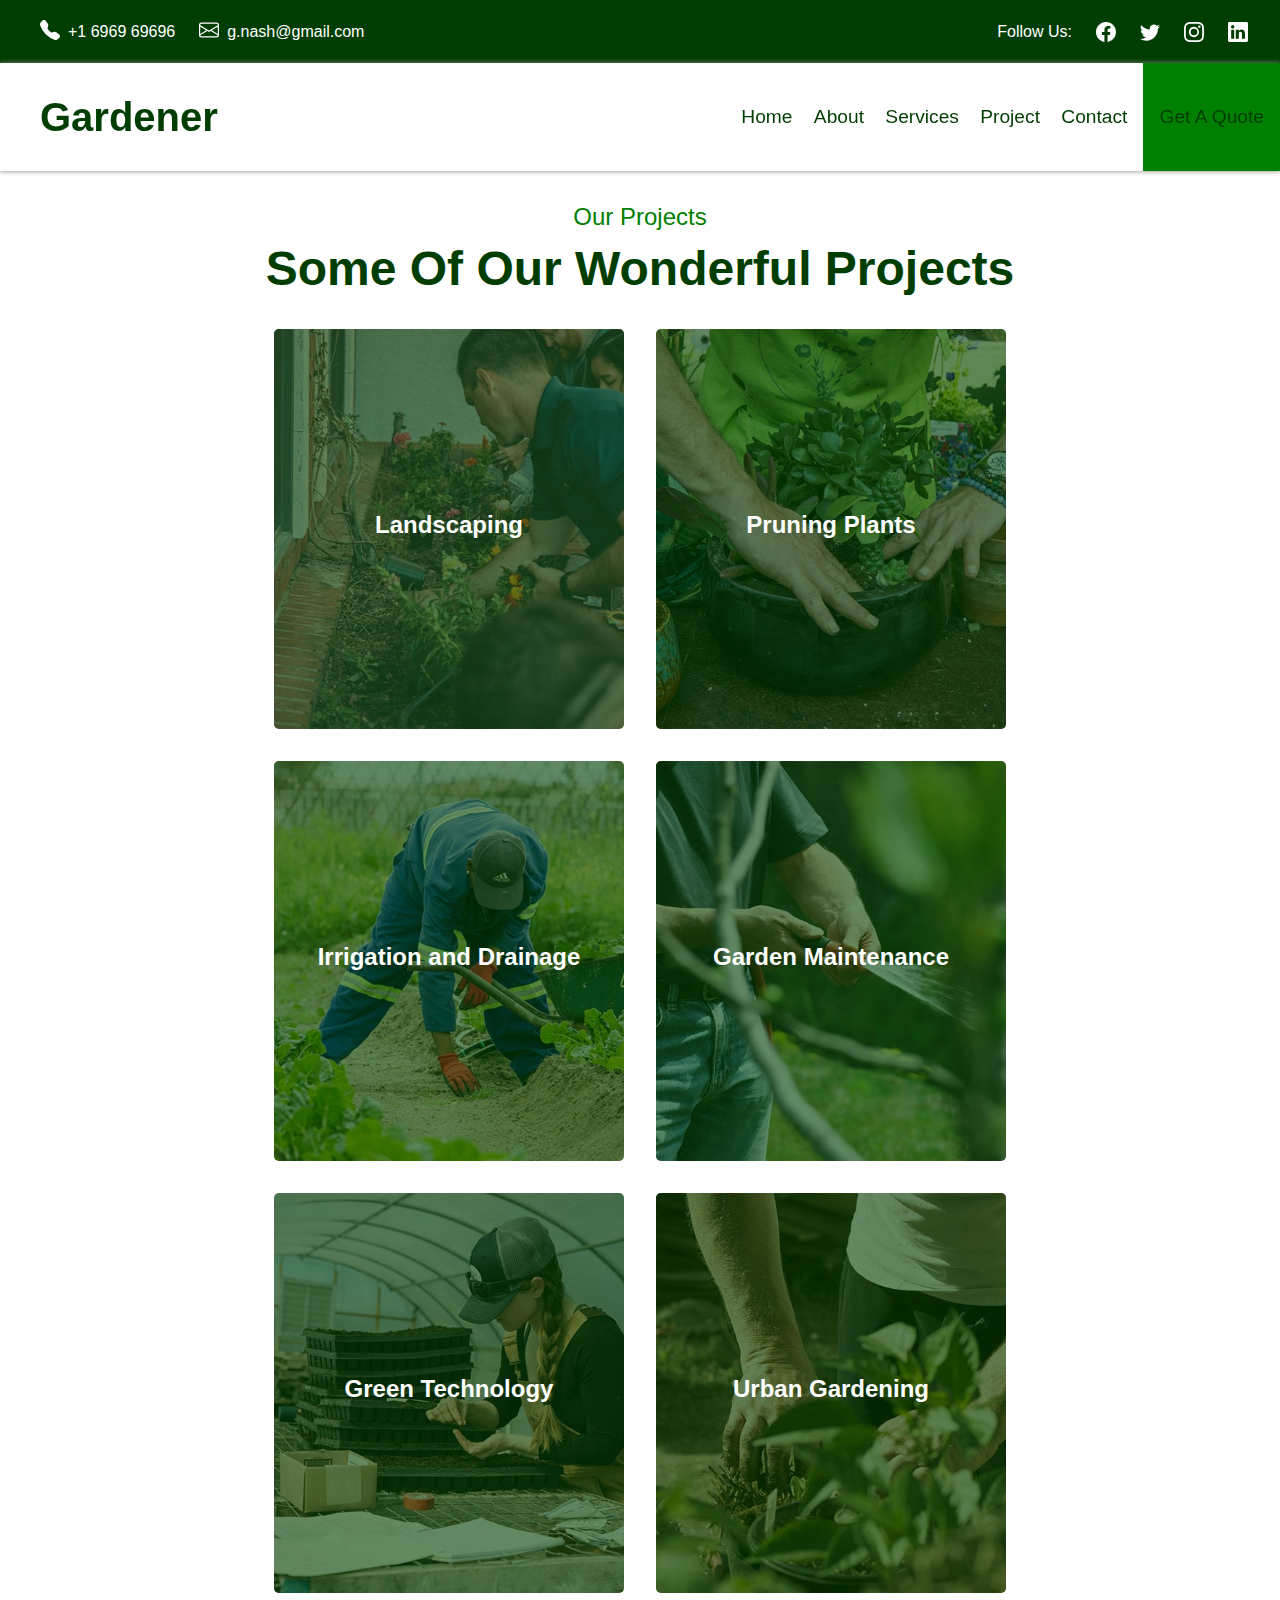
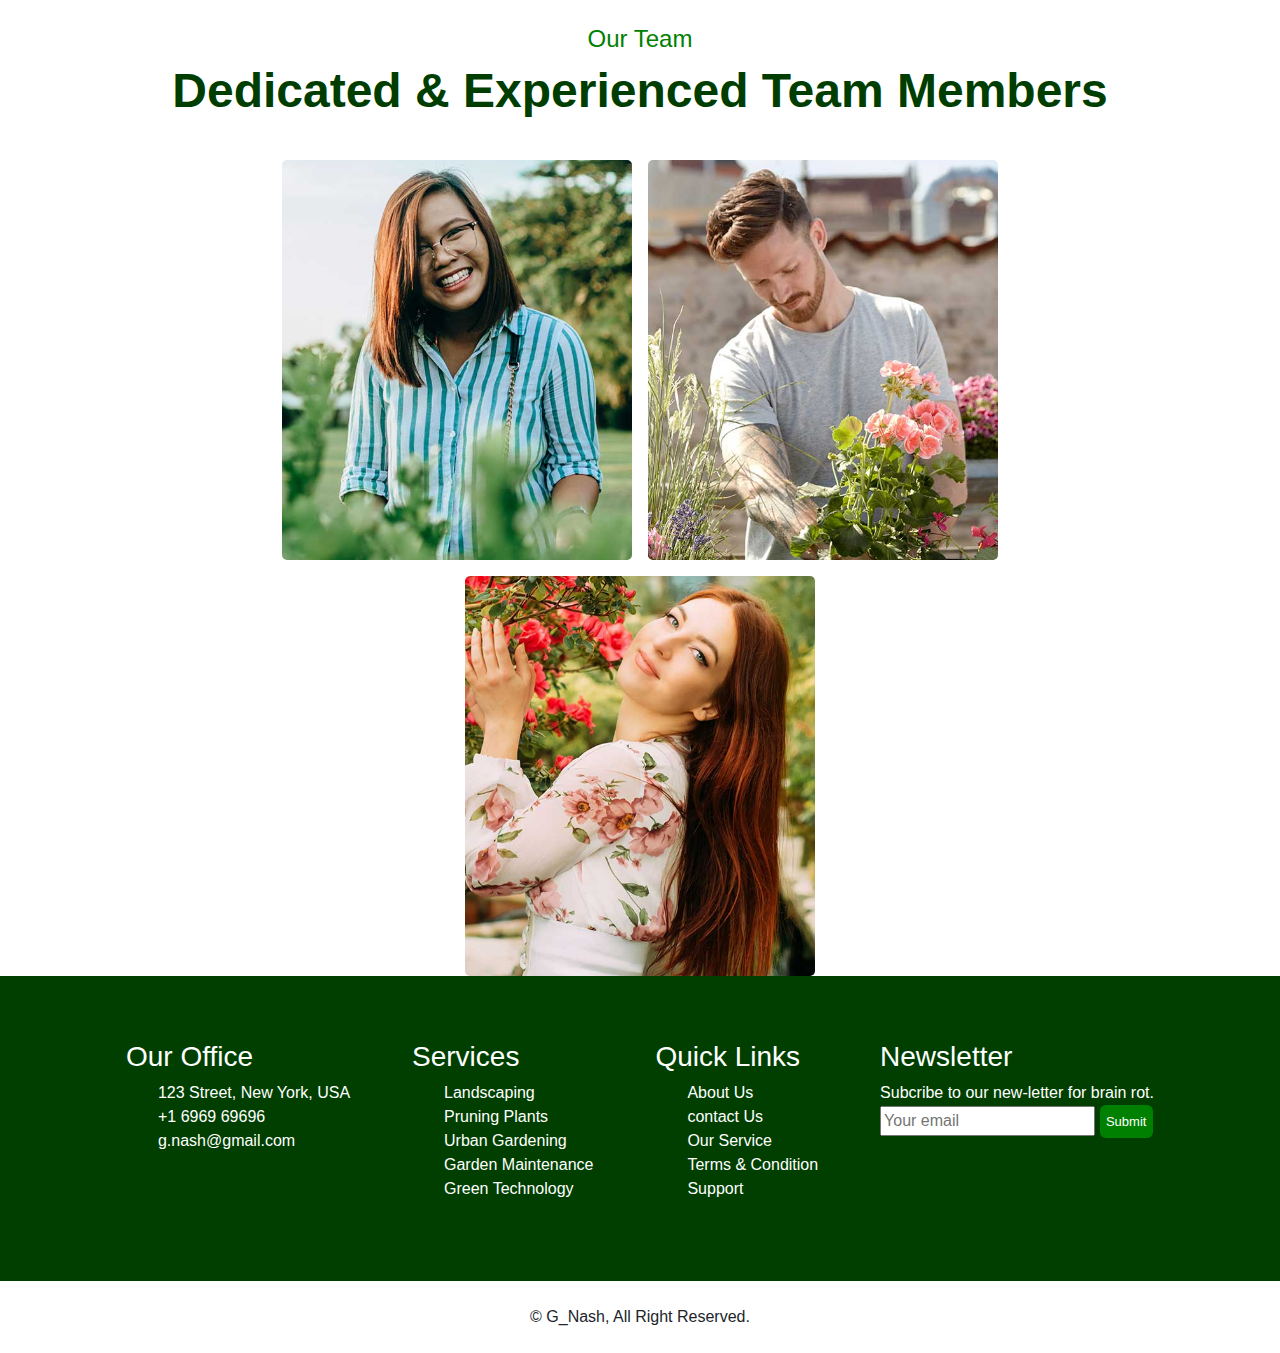
<file: project.html>
<!DOCTYPE html>
<html lang="en">
<head>
    <meta charset="UTF-8">
    <meta name="viewport" content="width=device-width, initial-scale=1.0">
    <title>Gardener</title>

    <link href="https://cdn.jsdelivr.net/npm/bootstrap@5.3.3/dist/css/bootstrap.min.css" rel="stylesheet" integrity="sha384-QWTKZyjpPEjISv5WaRU9OFeRpok6YctnYmDr5pNlyT2bRjXh0JMhjY6hW+ALEwIH" crossorigin="anonymous">
    <script src="https://cdn.jsdelivr.net/npm/bootstrap@5.3.3/dist/js/bootstrap.bundle.min.js" integrity="sha384-YvpcrYf0tY3lHB60NNkmXc5s9fDVZLESaAA55NDzOxhy9GkcIdslK1eN7N6jIeHz" crossorigin="anonymous"></script>


    <link rel="stylesheet" href="./css/style.css">
</head>
<body>
    <div class="topContact" id="topContact">

        <div class="topContactLeft">
            <div class="topCall">
                <svg xmlns="http://www.w3.org/2000/svg" width="20" height="20" fill="white" class="bi bi-telephone-fill" viewBox="0 0 16 16">
                    <path fill-rule="evenodd" d="M1.885.511a1.745 1.745 0 0 1 2.61.163L6.29 2.98c.329.423.445.974.315 1.494l-.547 2.19a.68.68 0 0 0 .178.643l2.457 2.457a.68.68 0 0 0 .644.178l2.189-.547a1.75 1.75 0 0 1 1.494.315l2.306 1.794c.829.645.905 1.87.163 2.611l-1.034 1.034c-.74.74-1.846 1.065-2.877.702a18.6 18.6 0 0 1-7.01-4.42 18.6 18.6 0 0 1-4.42-7.009c-.362-1.03-.037-2.137.703-2.877z"/>
                </svg>

                <p>
                +1 6969 69696
                </p>
            </div>

            <div class="topMail">
                <svg xmlns="http://www.w3.org/2000/svg" width="20" height="20" fill="currentColor" class="bi bi-envelope" viewBox="0 0 16 16">
                    <path d="M0 4a2 2 0 0 1 2-2h12a2 2 0 0 1 2 2v8a2 2 0 0 1-2 2H2a2 2 0 0 1-2-2zm2-1a1 1 0 0 0-1 1v.217l7 4.2 7-4.2V4a1 1 0 0 0-1-1zm13 2.383-4.708 2.825L15 11.105zm-.034 6.876-5.64-3.471L8 9.583l-1.326-.795-5.64 3.47A1 1 0 0 0 2 13h12a1 1 0 0 0 .966-.741M1 11.105l4.708-2.897L1 5.383z"/>
                </svg>

                <p>
                g.nash@gmail.com
                </p>
            </div>
        </div>

        <div class="topContactRight">
            <p>
                Follow Us:
            </p>

            <a href="https://www.facebook.com/"><svg xmlns="http://www.w3.org/2000/svg" width="20" height="20" fill="currentColor" class="bi bi-facebook" viewBox="0 0 16 16">
                <path d="M16 8.049c0-4.446-3.582-8.05-8-8.05C3.58 0-.002 3.603-.002 8.05c0 4.017 2.926 7.347 6.75 7.951v-5.625h-2.03V8.05H6.75V6.275c0-2.017 1.195-3.131 3.022-3.131.876 0 1.791.157 1.791.157v1.98h-1.009c-.993 0-1.303.621-1.303 1.258v1.51h2.218l-.354 2.326H9.25V16c3.824-.604 6.75-3.934 6.75-7.951"/>
            </svg></a>

            <a href="https://x.com/">
                <svg xmlns="http://www.w3.org/2000/svg" width="20" height="20" fill="currentColor" class="bi bi-twitter" viewBox="0 0 16 16">
                    <path d="M5.026 15c6.038 0 9.341-5.003 9.341-9.334q.002-.211-.006-.422A6.7 6.7 0 0 0 16 3.542a6.7 6.7 0 0 1-1.889.518 3.3 3.3 0 0 0 1.447-1.817 6.5 6.5 0 0 1-2.087.793A3.286 3.286 0 0 0 7.875 6.03a9.32 9.32 0 0 1-6.767-3.429 3.29 3.29 0 0 0 1.018 4.382A3.3 3.3 0 0 1 .64 6.575v.045a3.29 3.29 0 0 0 2.632 3.218 3.2 3.2 0 0 1-.865.115 3 3 0 0 1-.614-.057 3.28 3.28 0 0 0 3.067 2.277A6.6 6.6 0 0 1 .78 13.58a6 6 0 0 1-.78-.045A9.34 9.34 0 0 0 5.026 15"/>
                </svg>
            </a>
            
            <a href="https://www.instagram.com/">            <svg xmlns="http://www.w3.org/2000/svg" width="20" height="20" fill="currentColor" class="bi bi-instagram" viewBox="0 0 16 16">
                <path d="M8 0C5.829 0 5.556.01 4.703.048 3.85.088 3.269.222 2.76.42a3.9 3.9 0 0 0-1.417.923A3.9 3.9 0 0 0 .42 2.76C.222 3.268.087 3.85.048 4.7.01 5.555 0 5.827 0 8.001c0 2.172.01 2.444.048 3.297.04.852.174 1.433.372 1.942.205.526.478.972.923 1.417.444.445.89.719 1.416.923.51.198 1.09.333 1.942.372C5.555 15.99 5.827 16 8 16s2.444-.01 3.298-.048c.851-.04 1.434-.174 1.943-.372a3.9 3.9 0 0 0 1.416-.923c.445-.445.718-.891.923-1.417.197-.509.332-1.09.372-1.942C15.99 10.445 16 10.173 16 8s-.01-2.445-.048-3.299c-.04-.851-.175-1.433-.372-1.941a3.9 3.9 0 0 0-.923-1.417A3.9 3.9 0 0 0 13.24.42c-.51-.198-1.092-.333-1.943-.372C10.443.01 10.172 0 7.998 0zm-.717 1.442h.718c2.136 0 2.389.007 3.232.046.78.035 1.204.166 1.486.275.373.145.64.319.92.599s.453.546.598.92c.11.281.24.705.275 1.485.039.843.047 1.096.047 3.231s-.008 2.389-.047 3.232c-.035.78-.166 1.203-.275 1.485a2.5 2.5 0 0 1-.599.919c-.28.28-.546.453-.92.598-.28.11-.704.24-1.485.276-.843.038-1.096.047-3.232.047s-2.39-.009-3.233-.047c-.78-.036-1.203-.166-1.485-.276a2.5 2.5 0 0 1-.92-.598 2.5 2.5 0 0 1-.6-.92c-.109-.281-.24-.705-.275-1.485-.038-.843-.046-1.096-.046-3.233s.008-2.388.046-3.231c.036-.78.166-1.204.276-1.486.145-.373.319-.64.599-.92s.546-.453.92-.598c.282-.11.705-.24 1.485-.276.738-.034 1.024-.044 2.515-.045zm4.988 1.328a.96.96 0 1 0 0 1.92.96.96 0 0 0 0-1.92m-4.27 1.122a4.109 4.109 0 1 0 0 8.217 4.109 4.109 0 0 0 0-8.217m0 1.441a2.667 2.667 0 1 1 0 5.334 2.667 2.667 0 0 1 0-5.334"/>
              </svg></a>
            
            <a href="https://in.linkedin.com/">            <svg xmlns="http://www.w3.org/2000/svg" width="20" height="20" fill="currentColor" class="bi bi-linkedin" viewBox="0 0 16 16">
                <path d="M0 1.146C0 .513.526 0 1.175 0h13.65C15.474 0 16 .513 16 1.146v13.708c0 .633-.526 1.146-1.175 1.146H1.175C.526 16 0 15.487 0 14.854zm4.943 12.248V6.169H2.542v7.225zm-1.2-8.212c.837 0 1.358-.554 1.358-1.248-.015-.709-.52-1.248-1.342-1.248S2.4 3.226 2.4 3.934c0 .694.521 1.248 1.327 1.248zm4.908 8.212V9.359c0-.216.016-.432.08-.586.173-.431.568-.878 1.232-.878.869 0 1.216.662 1.216 1.634v3.865h2.401V9.25c0-2.22-1.184-3.252-2.764-3.252-1.274 0-1.845.7-2.165 1.193v.025h-.016l.016-.025V6.169h-2.4c.03.678 0 7.225 0 7.225z"/>
            </svg></a>
        </div>

    </div>

    <div class="header">
        <div class="headerTitle">
            <p>Gardener</p>
        </div>

        <div class="headerNav">
            <div class="headerNavList">
                <ul>
                    <li><a href="./index.html">Home</a></li>
                    <li><a href="./about.html">About</a></li>
                    <li><a href="./services.html">Services</a></li>
                    <li><a href="./project.html">Project</a></li>
                    <li><a href="./quote.html">Contact</a></li>
                </ul>
            </div>

            <div class="gaq">
                <p><a href="./index.html#quote">Get A Quote</a></p>
            </div>
        </div>

        <div class="mobile_nav">
            <img src="./img/hamburger-menu-mobile-svgrepo-com.png" alt="menu" id="hbm">
        </div>

        <div class="mobile_menu">
            <div>
                <h4>Home</h4>
            </div>
    
            <div>
                <h4>About</h4>
            </div>
    
            <div>
                <h4>Services</h4>
            </div>
    
            <div>
                <h4>Project</h4>
            </div>
    
            <div>
                <h4>Contact</h4>
            </div>
    
            <div>
                <h4>Get A Quote</h4>
            </div>
        </div>

    </div>


    <div class="projects pro">
        <div class="project_text">
            <h4>Our Projects</h4>
            <h1>Some Of Our Wonderful Projects</h1>
        </div>

        <div class="projects_divs">
            <div class="projects_div project" id="project1">
                <h4>Landscaping</h4>
            </div>

            <div class="projects_div project" id="project2">
                <h4>Pruning Plants</h4>
            </div>

            <div class="projects_div project" id="project3">
                <h4>Irrigation and Drainage</h4>
            </div>

            <div class="projects_div project" id="project4">
                <h4>Garden Maintenance</h4>
            </div>

            <div class="projects_div project" id="project5">
                <h4>Green Technology</h4>
            </div>

            <div class="projects_div project" id="project6">
                <h4>Urban Gardening</h4>
            </div>
        </div>
    </div>

    <div class="team">
        <div class="team_text">
            <h4>Our Team</h4>
            <h1>Dedicated & Experienced Team Members</h1>
        </div>

        <div class="team_divs">
            <div class="team_div" id="team1">
            </div>

            <div class="team_div" id="team2">
            </div>

            <div class="team_div" id="team3">
            </div>
        </div>
    </div>

    <div class="footers">
        <div class="footer">
            <h3>Our Office</h3>
            <p>
                <ul>
                    <li>123 Street, New York, USA</li>
                    <li>+1 6969 69696</li>
                    <li>g.nash@gmail.com</li>
                </ul>
            </p>
        </div>

        <div class="footer">
            <h3>Services</h3>
            <p>
                <ul>
                    <li>Landscaping</li>
                    <li>Pruning Plants</li>
                    <li>Urban Gardening</li>
                    <li>Garden Maintenance</li>
                    <li>Green Technology</li>
                </ul>
            </p>
        </div>

        <div class="footer">
            <h3>Quick Links</h3>
            <p>
                <ul>
                    <li>About Us</li>
                    <li>contact Us</li>
                    <li>Our Service</li>
                    <li>Terms & Condition</li>
                    <li>Support</li>
                </ul>
            </p>
        </div>
        <div class="footer">
            <h3>Newsletter</h3>
            <p>Subcribe to our new-letter for brain rot.</p>
            <input type="text" placeholder="Your email">
            <button class="btn">Submit</button>
        </div>
    </div>

    <div class="bottom">
        <div class="rights">
            © G_Nash, All Right Reserved. 
        </div>
    </div>

</body>
</html>
</file>
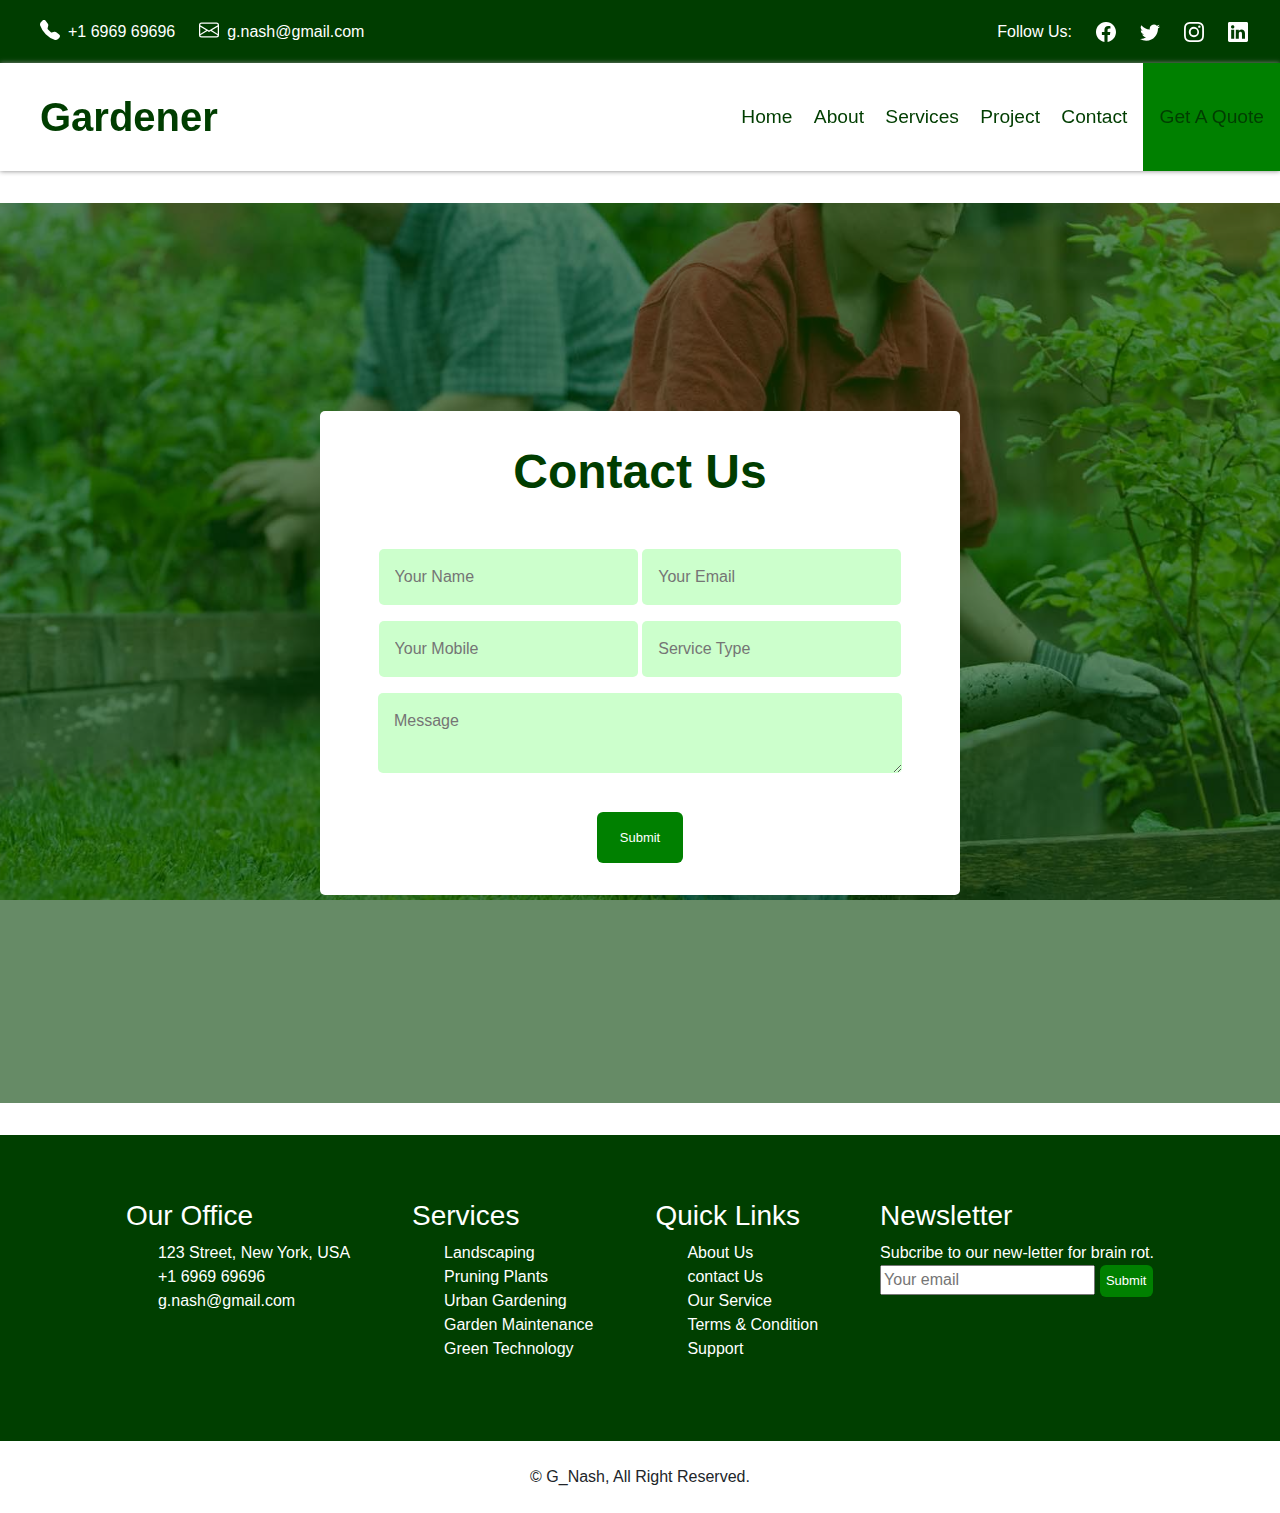
<file: quote.html>
<!DOCTYPE html>
<html lang="en">
<head>
    <meta charset="UTF-8">
    <meta name="viewport" content="width=device-width, initial-scale=1.0">
    <title>Gardener</title>

    <link href="https://cdn.jsdelivr.net/npm/bootstrap@5.3.3/dist/css/bootstrap.min.css" rel="stylesheet" integrity="sha384-QWTKZyjpPEjISv5WaRU9OFeRpok6YctnYmDr5pNlyT2bRjXh0JMhjY6hW+ALEwIH" crossorigin="anonymous">
    <script src="https://cdn.jsdelivr.net/npm/bootstrap@5.3.3/dist/js/bootstrap.bundle.min.js" integrity="sha384-YvpcrYf0tY3lHB60NNkmXc5s9fDVZLESaAA55NDzOxhy9GkcIdslK1eN7N6jIeHz" crossorigin="anonymous"></script>


    <link rel="stylesheet" href="./css/style.css">
</head>
<body>
    <div class="topContact" id="topContact">

        <div class="topContactLeft">
            <div class="topCall">
                <svg xmlns="http://www.w3.org/2000/svg" width="20" height="20" fill="white" class="bi bi-telephone-fill" viewBox="0 0 16 16">
                    <path fill-rule="evenodd" d="M1.885.511a1.745 1.745 0 0 1 2.61.163L6.29 2.98c.329.423.445.974.315 1.494l-.547 2.19a.68.68 0 0 0 .178.643l2.457 2.457a.68.68 0 0 0 .644.178l2.189-.547a1.75 1.75 0 0 1 1.494.315l2.306 1.794c.829.645.905 1.87.163 2.611l-1.034 1.034c-.74.74-1.846 1.065-2.877.702a18.6 18.6 0 0 1-7.01-4.42 18.6 18.6 0 0 1-4.42-7.009c-.362-1.03-.037-2.137.703-2.877z"/>
                </svg>

                <p>
                +1 6969 69696
                </p>
            </div>

            <div class="topMail">
                <svg xmlns="http://www.w3.org/2000/svg" width="20" height="20" fill="currentColor" class="bi bi-envelope" viewBox="0 0 16 16">
                    <path d="M0 4a2 2 0 0 1 2-2h12a2 2 0 0 1 2 2v8a2 2 0 0 1-2 2H2a2 2 0 0 1-2-2zm2-1a1 1 0 0 0-1 1v.217l7 4.2 7-4.2V4a1 1 0 0 0-1-1zm13 2.383-4.708 2.825L15 11.105zm-.034 6.876-5.64-3.471L8 9.583l-1.326-.795-5.64 3.47A1 1 0 0 0 2 13h12a1 1 0 0 0 .966-.741M1 11.105l4.708-2.897L1 5.383z"/>
                </svg>

                <p>
                g.nash@gmail.com
                </p>
            </div>
        </div>

        <div class="topContactRight">
            <p>
                Follow Us:
            </p>

            <a href="https://www.facebook.com/"><svg xmlns="http://www.w3.org/2000/svg" width="20" height="20" fill="currentColor" class="bi bi-facebook" viewBox="0 0 16 16">
                <path d="M16 8.049c0-4.446-3.582-8.05-8-8.05C3.58 0-.002 3.603-.002 8.05c0 4.017 2.926 7.347 6.75 7.951v-5.625h-2.03V8.05H6.75V6.275c0-2.017 1.195-3.131 3.022-3.131.876 0 1.791.157 1.791.157v1.98h-1.009c-.993 0-1.303.621-1.303 1.258v1.51h2.218l-.354 2.326H9.25V16c3.824-.604 6.75-3.934 6.75-7.951"/>
            </svg></a>

            <a href="https://x.com/">
                <svg xmlns="http://www.w3.org/2000/svg" width="20" height="20" fill="currentColor" class="bi bi-twitter" viewBox="0 0 16 16">
                    <path d="M5.026 15c6.038 0 9.341-5.003 9.341-9.334q.002-.211-.006-.422A6.7 6.7 0 0 0 16 3.542a6.7 6.7 0 0 1-1.889.518 3.3 3.3 0 0 0 1.447-1.817 6.5 6.5 0 0 1-2.087.793A3.286 3.286 0 0 0 7.875 6.03a9.32 9.32 0 0 1-6.767-3.429 3.29 3.29 0 0 0 1.018 4.382A3.3 3.3 0 0 1 .64 6.575v.045a3.29 3.29 0 0 0 2.632 3.218 3.2 3.2 0 0 1-.865.115 3 3 0 0 1-.614-.057 3.28 3.28 0 0 0 3.067 2.277A6.6 6.6 0 0 1 .78 13.58a6 6 0 0 1-.78-.045A9.34 9.34 0 0 0 5.026 15"/>
                </svg>
            </a>
            
            <a href="https://www.instagram.com/">            <svg xmlns="http://www.w3.org/2000/svg" width="20" height="20" fill="currentColor" class="bi bi-instagram" viewBox="0 0 16 16">
                <path d="M8 0C5.829 0 5.556.01 4.703.048 3.85.088 3.269.222 2.76.42a3.9 3.9 0 0 0-1.417.923A3.9 3.9 0 0 0 .42 2.76C.222 3.268.087 3.85.048 4.7.01 5.555 0 5.827 0 8.001c0 2.172.01 2.444.048 3.297.04.852.174 1.433.372 1.942.205.526.478.972.923 1.417.444.445.89.719 1.416.923.51.198 1.09.333 1.942.372C5.555 15.99 5.827 16 8 16s2.444-.01 3.298-.048c.851-.04 1.434-.174 1.943-.372a3.9 3.9 0 0 0 1.416-.923c.445-.445.718-.891.923-1.417.197-.509.332-1.09.372-1.942C15.99 10.445 16 10.173 16 8s-.01-2.445-.048-3.299c-.04-.851-.175-1.433-.372-1.941a3.9 3.9 0 0 0-.923-1.417A3.9 3.9 0 0 0 13.24.42c-.51-.198-1.092-.333-1.943-.372C10.443.01 10.172 0 7.998 0zm-.717 1.442h.718c2.136 0 2.389.007 3.232.046.78.035 1.204.166 1.486.275.373.145.64.319.92.599s.453.546.598.92c.11.281.24.705.275 1.485.039.843.047 1.096.047 3.231s-.008 2.389-.047 3.232c-.035.78-.166 1.203-.275 1.485a2.5 2.5 0 0 1-.599.919c-.28.28-.546.453-.92.598-.28.11-.704.24-1.485.276-.843.038-1.096.047-3.232.047s-2.39-.009-3.233-.047c-.78-.036-1.203-.166-1.485-.276a2.5 2.5 0 0 1-.92-.598 2.5 2.5 0 0 1-.6-.92c-.109-.281-.24-.705-.275-1.485-.038-.843-.046-1.096-.046-3.233s.008-2.388.046-3.231c.036-.78.166-1.204.276-1.486.145-.373.319-.64.599-.92s.546-.453.92-.598c.282-.11.705-.24 1.485-.276.738-.034 1.024-.044 2.515-.045zm4.988 1.328a.96.96 0 1 0 0 1.92.96.96 0 0 0 0-1.92m-4.27 1.122a4.109 4.109 0 1 0 0 8.217 4.109 4.109 0 0 0 0-8.217m0 1.441a2.667 2.667 0 1 1 0 5.334 2.667 2.667 0 0 1 0-5.334"/>
              </svg></a>
            
            <a href="https://in.linkedin.com/">            <svg xmlns="http://www.w3.org/2000/svg" width="20" height="20" fill="currentColor" class="bi bi-linkedin" viewBox="0 0 16 16">
                <path d="M0 1.146C0 .513.526 0 1.175 0h13.65C15.474 0 16 .513 16 1.146v13.708c0 .633-.526 1.146-1.175 1.146H1.175C.526 16 0 15.487 0 14.854zm4.943 12.248V6.169H2.542v7.225zm-1.2-8.212c.837 0 1.358-.554 1.358-1.248-.015-.709-.52-1.248-1.342-1.248S2.4 3.226 2.4 3.934c0 .694.521 1.248 1.327 1.248zm4.908 8.212V9.359c0-.216.016-.432.08-.586.173-.431.568-.878 1.232-.878.869 0 1.216.662 1.216 1.634v3.865h2.401V9.25c0-2.22-1.184-3.252-2.764-3.252-1.274 0-1.845.7-2.165 1.193v.025h-.016l.016-.025V6.169h-2.4c.03.678 0 7.225 0 7.225z"/>
            </svg></a>
        </div>

    </div>

    <div class="header">
        <div class="headerTitle">
            <p>Gardener</p>
        </div>

        <div class="headerNav">
            <div class="headerNavList">
                <ul>
                    <li><a href="./index.html">Home</a></li>
                    <li><a href="./about.html">About</a></li>
                    <li><a href="./services.html">Services</a></li>
                    <li><a href="./project.html">Project</a></li>
                    <li><a href="./quote.html">Contact</a></li>
                </ul>
            </div>

            <div class="gaq">
                <p><a href="./index.html#quote">Get A Quote</a></p>
            </div>
        </div>

        <div class="mobile_nav">
            <img src="./img/hamburger-menu-mobile-svgrepo-com.png" alt="menu" id="hbm">
        </div>

        <div class="mobile_menu">
            <div>
                <h4>Home</h4>
            </div>
    
            <div>
                <h4>About</h4>
            </div>
    
            <div>
                <h4>Services</h4>
            </div>
    
            <div>
                <h4>Project</h4>
            </div>
    
            <div>
                <h4>Contact</h4>
            </div>
    
            <div>
                <h4>Get A Quote</h4>
            </div>
        </div>

    </div>

    <div class="quote" id="quote">
        <div class="quote_form">
            <h1>Contact Us</h1>
            <input type="text" placeholder="Your Name">
            <input type="text" placeholder="Your Email">
            <input type="text" placeholder="Your Mobile">
            <input type="text" placeholder="Service Type">
            <textarea name="textarea" class="textarea" placeholder="Message"></textarea>
            <button class="btn">Submit</button>
        </div>
    </div>

    <div class="footers">
        <div class="footer">
            <h3>Our Office</h3>
            <p>
                <ul>
                    <li>123 Street, New York, USA</li>
                    <li>+1 6969 69696</li>
                    <li>g.nash@gmail.com</li>
                </ul>
            </p>
        </div>

        <div class="footer">
            <h3>Services</h3>
            <p>
                <ul>
                    <li>Landscaping</li>
                    <li>Pruning Plants</li>
                    <li>Urban Gardening</li>
                    <li>Garden Maintenance</li>
                    <li>Green Technology</li>
                </ul>
            </p>
        </div>

        <div class="footer">
            <h3>Quick Links</h3>
            <p>
                <ul>
                    <li>About Us</li>
                    <li>contact Us</li>
                    <li>Our Service</li>
                    <li>Terms & Condition</li>
                    <li>Support</li>
                </ul>
            </p>
        </div>
        <div class="footer">
            <h3>Newsletter</h3>
            <p>Subcribe to our new-letter for brain rot.</p>
            <input type="text" placeholder="Your email">
            <button class="btn">Submit</button>
        </div>
    </div>

    <div class="bottom">
        <div class="rights">
            © G_Nash, All Right Reserved. 
        </div>
    </div>

</body>
</html>
</file>
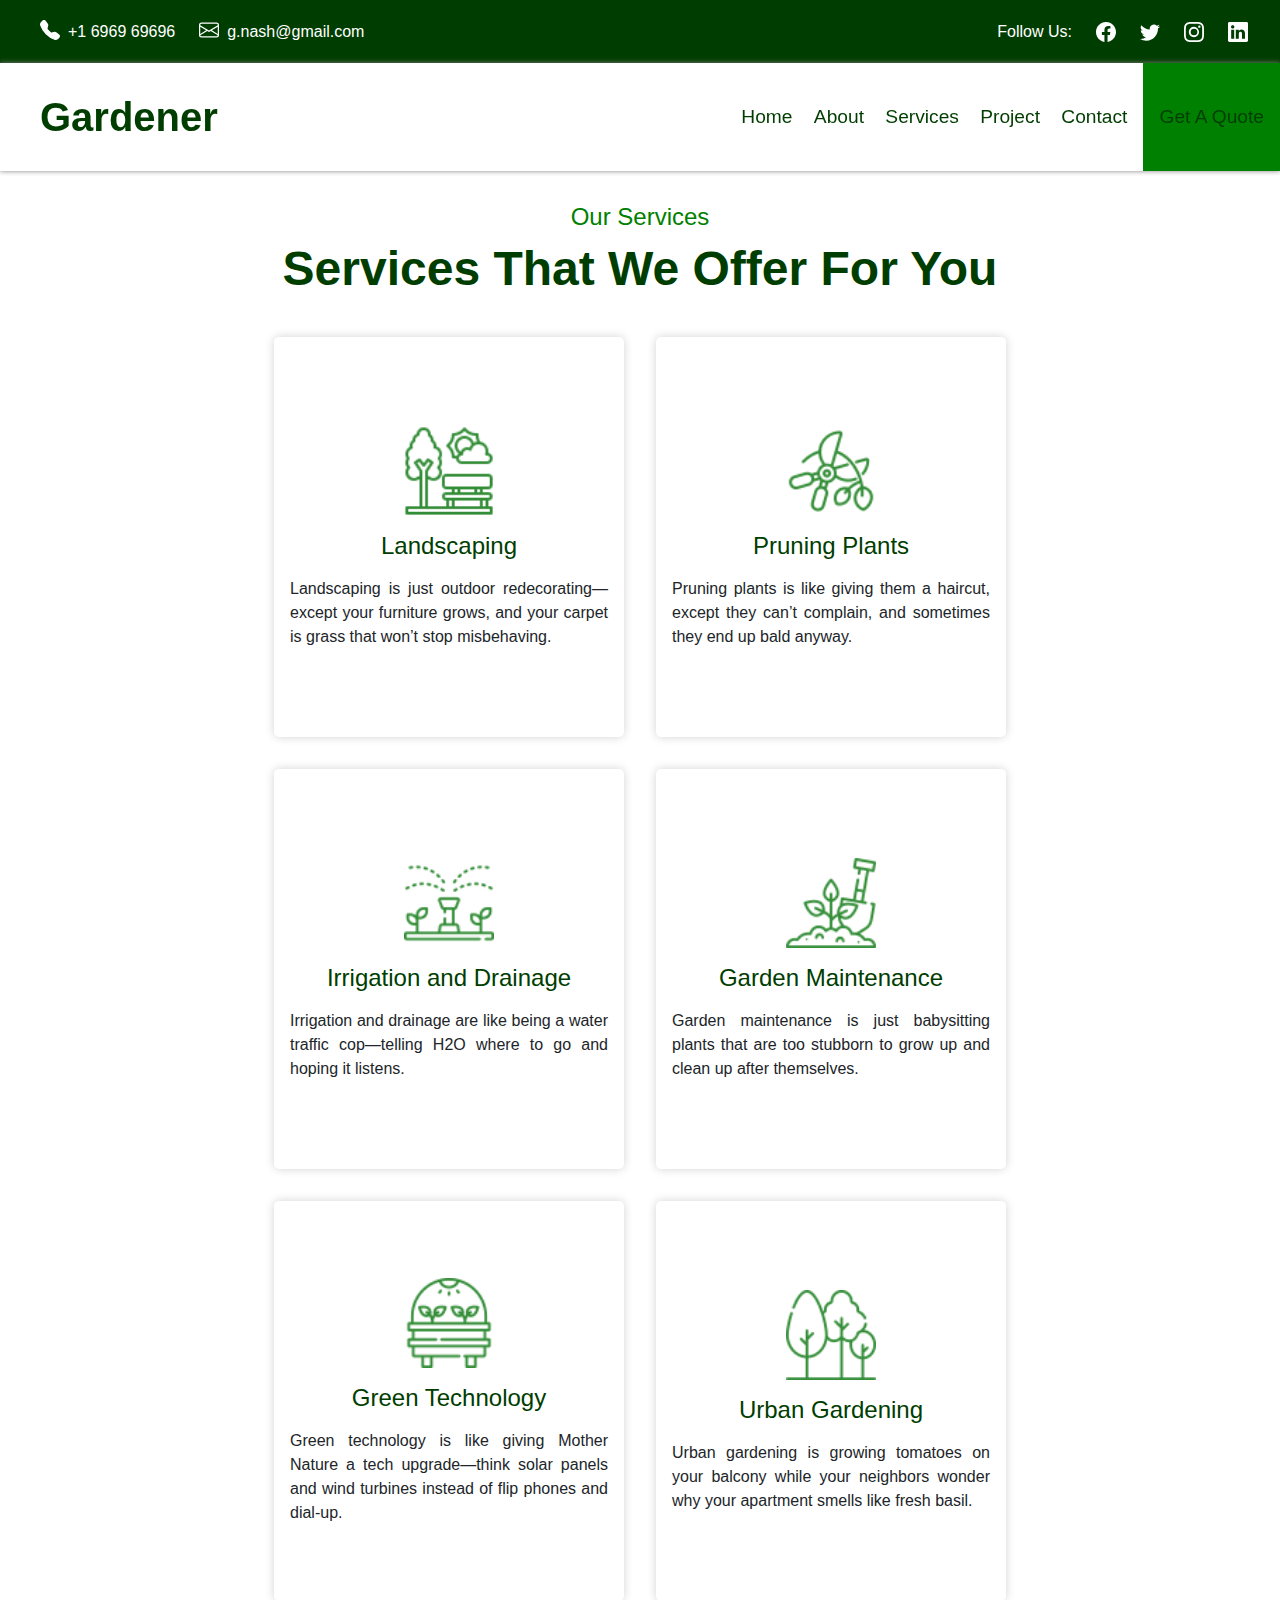
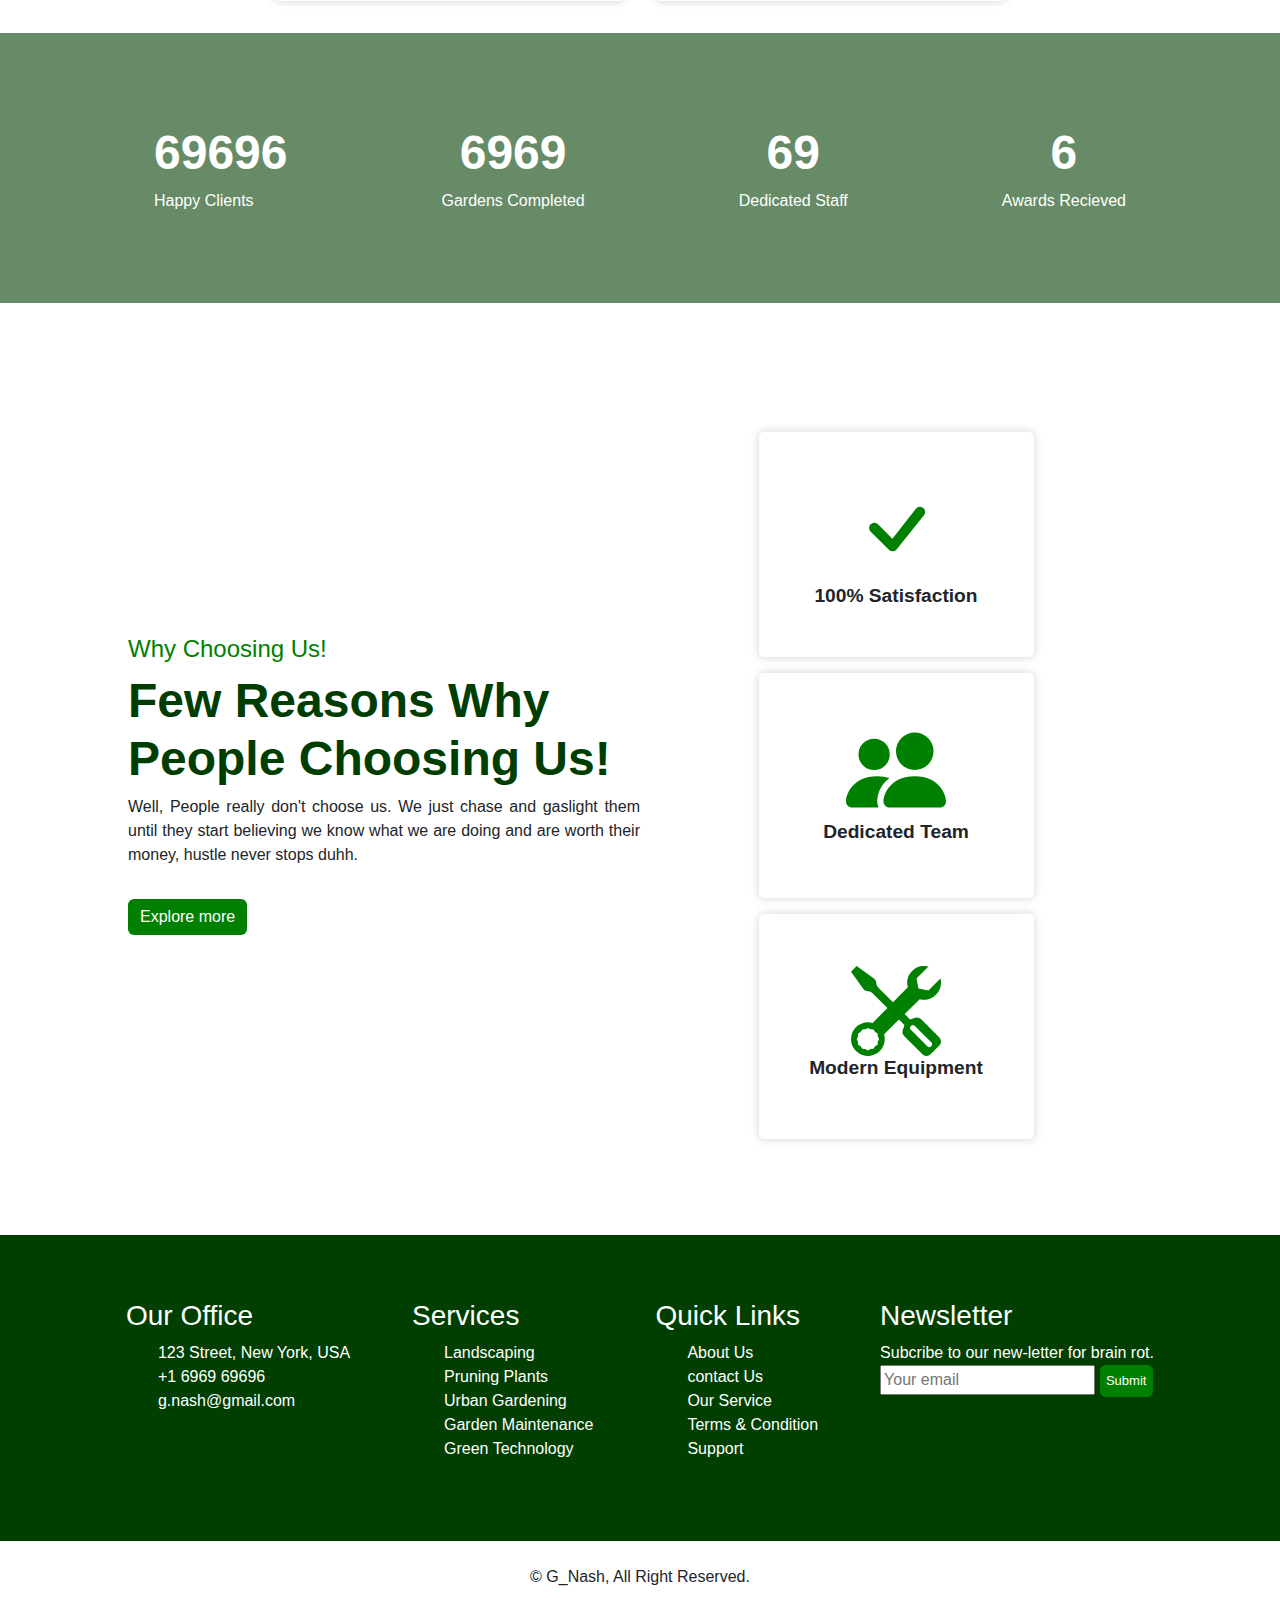
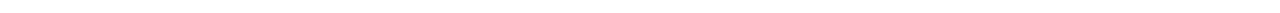
<file: services.html>
<!DOCTYPE html>
<html lang="en">
<head>
    <meta charset="UTF-8">
    <meta name="viewport" content="width=device-width, initial-scale=1.0">
    <title>Gardener</title>

    <link href="https://cdn.jsdelivr.net/npm/bootstrap@5.3.3/dist/css/bootstrap.min.css" rel="stylesheet" integrity="sha384-QWTKZyjpPEjISv5WaRU9OFeRpok6YctnYmDr5pNlyT2bRjXh0JMhjY6hW+ALEwIH" crossorigin="anonymous">
    <script src="https://cdn.jsdelivr.net/npm/bootstrap@5.3.3/dist/js/bootstrap.bundle.min.js" integrity="sha384-YvpcrYf0tY3lHB60NNkmXc5s9fDVZLESaAA55NDzOxhy9GkcIdslK1eN7N6jIeHz" crossorigin="anonymous"></script>


    <link rel="stylesheet" href="./css/style.css">
</head>
<body>
    <div class="topContact" id="topContact">

        <div class="topContactLeft">
            <div class="topCall">
                <svg xmlns="http://www.w3.org/2000/svg" width="20" height="20" fill="white" class="bi bi-telephone-fill" viewBox="0 0 16 16">
                    <path fill-rule="evenodd" d="M1.885.511a1.745 1.745 0 0 1 2.61.163L6.29 2.98c.329.423.445.974.315 1.494l-.547 2.19a.68.68 0 0 0 .178.643l2.457 2.457a.68.68 0 0 0 .644.178l2.189-.547a1.75 1.75 0 0 1 1.494.315l2.306 1.794c.829.645.905 1.87.163 2.611l-1.034 1.034c-.74.74-1.846 1.065-2.877.702a18.6 18.6 0 0 1-7.01-4.42 18.6 18.6 0 0 1-4.42-7.009c-.362-1.03-.037-2.137.703-2.877z"/>
                </svg>

                <p>
                +1 6969 69696
                </p>
            </div>

            <div class="topMail">
                <svg xmlns="http://www.w3.org/2000/svg" width="20" height="20" fill="currentColor" class="bi bi-envelope" viewBox="0 0 16 16">
                    <path d="M0 4a2 2 0 0 1 2-2h12a2 2 0 0 1 2 2v8a2 2 0 0 1-2 2H2a2 2 0 0 1-2-2zm2-1a1 1 0 0 0-1 1v.217l7 4.2 7-4.2V4a1 1 0 0 0-1-1zm13 2.383-4.708 2.825L15 11.105zm-.034 6.876-5.64-3.471L8 9.583l-1.326-.795-5.64 3.47A1 1 0 0 0 2 13h12a1 1 0 0 0 .966-.741M1 11.105l4.708-2.897L1 5.383z"/>
                </svg>

                <p>
                g.nash@gmail.com
                </p>
            </div>
        </div>

        <div class="topContactRight">
            <p>
                Follow Us:
            </p>

            <a href="https://www.facebook.com/"><svg xmlns="http://www.w3.org/2000/svg" width="20" height="20" fill="currentColor" class="bi bi-facebook" viewBox="0 0 16 16">
                <path d="M16 8.049c0-4.446-3.582-8.05-8-8.05C3.58 0-.002 3.603-.002 8.05c0 4.017 2.926 7.347 6.75 7.951v-5.625h-2.03V8.05H6.75V6.275c0-2.017 1.195-3.131 3.022-3.131.876 0 1.791.157 1.791.157v1.98h-1.009c-.993 0-1.303.621-1.303 1.258v1.51h2.218l-.354 2.326H9.25V16c3.824-.604 6.75-3.934 6.75-7.951"/>
            </svg></a>

            <a href="https://x.com/">
                <svg xmlns="http://www.w3.org/2000/svg" width="20" height="20" fill="currentColor" class="bi bi-twitter" viewBox="0 0 16 16">
                    <path d="M5.026 15c6.038 0 9.341-5.003 9.341-9.334q.002-.211-.006-.422A6.7 6.7 0 0 0 16 3.542a6.7 6.7 0 0 1-1.889.518 3.3 3.3 0 0 0 1.447-1.817 6.5 6.5 0 0 1-2.087.793A3.286 3.286 0 0 0 7.875 6.03a9.32 9.32 0 0 1-6.767-3.429 3.29 3.29 0 0 0 1.018 4.382A3.3 3.3 0 0 1 .64 6.575v.045a3.29 3.29 0 0 0 2.632 3.218 3.2 3.2 0 0 1-.865.115 3 3 0 0 1-.614-.057 3.28 3.28 0 0 0 3.067 2.277A6.6 6.6 0 0 1 .78 13.58a6 6 0 0 1-.78-.045A9.34 9.34 0 0 0 5.026 15"/>
                </svg>
            </a>
            
            <a href="https://www.instagram.com/">            <svg xmlns="http://www.w3.org/2000/svg" width="20" height="20" fill="currentColor" class="bi bi-instagram" viewBox="0 0 16 16">
                <path d="M8 0C5.829 0 5.556.01 4.703.048 3.85.088 3.269.222 2.76.42a3.9 3.9 0 0 0-1.417.923A3.9 3.9 0 0 0 .42 2.76C.222 3.268.087 3.85.048 4.7.01 5.555 0 5.827 0 8.001c0 2.172.01 2.444.048 3.297.04.852.174 1.433.372 1.942.205.526.478.972.923 1.417.444.445.89.719 1.416.923.51.198 1.09.333 1.942.372C5.555 15.99 5.827 16 8 16s2.444-.01 3.298-.048c.851-.04 1.434-.174 1.943-.372a3.9 3.9 0 0 0 1.416-.923c.445-.445.718-.891.923-1.417.197-.509.332-1.09.372-1.942C15.99 10.445 16 10.173 16 8s-.01-2.445-.048-3.299c-.04-.851-.175-1.433-.372-1.941a3.9 3.9 0 0 0-.923-1.417A3.9 3.9 0 0 0 13.24.42c-.51-.198-1.092-.333-1.943-.372C10.443.01 10.172 0 7.998 0zm-.717 1.442h.718c2.136 0 2.389.007 3.232.046.78.035 1.204.166 1.486.275.373.145.64.319.92.599s.453.546.598.92c.11.281.24.705.275 1.485.039.843.047 1.096.047 3.231s-.008 2.389-.047 3.232c-.035.78-.166 1.203-.275 1.485a2.5 2.5 0 0 1-.599.919c-.28.28-.546.453-.92.598-.28.11-.704.24-1.485.276-.843.038-1.096.047-3.232.047s-2.39-.009-3.233-.047c-.78-.036-1.203-.166-1.485-.276a2.5 2.5 0 0 1-.92-.598 2.5 2.5 0 0 1-.6-.92c-.109-.281-.24-.705-.275-1.485-.038-.843-.046-1.096-.046-3.233s.008-2.388.046-3.231c.036-.78.166-1.204.276-1.486.145-.373.319-.64.599-.92s.546-.453.92-.598c.282-.11.705-.24 1.485-.276.738-.034 1.024-.044 2.515-.045zm4.988 1.328a.96.96 0 1 0 0 1.92.96.96 0 0 0 0-1.92m-4.27 1.122a4.109 4.109 0 1 0 0 8.217 4.109 4.109 0 0 0 0-8.217m0 1.441a2.667 2.667 0 1 1 0 5.334 2.667 2.667 0 0 1 0-5.334"/>
              </svg></a>
            
            <a href="https://in.linkedin.com/">            <svg xmlns="http://www.w3.org/2000/svg" width="20" height="20" fill="currentColor" class="bi bi-linkedin" viewBox="0 0 16 16">
                <path d="M0 1.146C0 .513.526 0 1.175 0h13.65C15.474 0 16 .513 16 1.146v13.708c0 .633-.526 1.146-1.175 1.146H1.175C.526 16 0 15.487 0 14.854zm4.943 12.248V6.169H2.542v7.225zm-1.2-8.212c.837 0 1.358-.554 1.358-1.248-.015-.709-.52-1.248-1.342-1.248S2.4 3.226 2.4 3.934c0 .694.521 1.248 1.327 1.248zm4.908 8.212V9.359c0-.216.016-.432.08-.586.173-.431.568-.878 1.232-.878.869 0 1.216.662 1.216 1.634v3.865h2.401V9.25c0-2.22-1.184-3.252-2.764-3.252-1.274 0-1.845.7-2.165 1.193v.025h-.016l.016-.025V6.169h-2.4c.03.678 0 7.225 0 7.225z"/>
            </svg></a>
        </div>

    </div>

    <div class="header">
        <div class="headerTitle">
            <p>Gardener</p>
        </div>

        <div class="headerNav">
            <div class="headerNavList">
                <ul>
                    <li><a href="./index.html">Home</a></li>
                    <li><a href="./about.html">About</a></li>
                    <li><a href="./services.html">Services</a></li>
                    <li><a href="./project.html">Project</a></li>
                    <li><a href="./quote.html">Contact</a></li>
                </ul>
            </div>

            <div class="gaq">
                <p><a href="./index.html#quote">Get A Quote</a></p>
            </div>
        </div>

        <div class="mobile_nav">
            <img src="./img/hamburger-menu-mobile-svgrepo-com.png" alt="menu" id="hbm">
        </div>

        <div class="mobile_menu">
            <div>
                <h4>Home</h4>
            </div>
    
            <div>
                <h4>About</h4>
            </div>
    
            <div>
                <h4>Services</h4>
            </div>
    
            <div>
                <h4>Project</h4>
            </div>
    
            <div>
                <h4>Contact</h4>
            </div>
    
            <div>
                <h4>Get A Quote</h4>
            </div>
        </div>

    </div>

    <div class="services">
        <div class="services_text">
            <h4>Our Services</h4>
            <h1>Services That We Offer For You</h1>
        </div>

        <div class="services_divs">
            <div class="services_div">
                <img src="./img/icon-3.png" alt="icon3">
                <h4>Landscaping</h4>
                <p>Landscaping is just outdoor redecorating—except your furniture grows, and your carpet is grass that won’t stop misbehaving.</p>
            </div>

            <div class="services_div">
                <img src="./img/icon-6.png" alt="icon3">
                <h4>Pruning Plants</h4>
                <p>Pruning plants is like giving them a haircut, except they can’t complain, and sometimes they end up bald anyway.</p>
            </div>

            <div class="services_div">
                <img src="./img/icon-5.png" alt="icon3">
                <h4>Irrigation and Drainage</h4>
                <p>Irrigation and drainage are like being a water traffic cop—telling H2O where to go and hoping it listens.</p>
            </div>

            <div class="services_div">
                <img src="./img/icon-4.png" alt="icon3">
                <h4>Garden Maintenance</h4>
                <p>Garden maintenance is just babysitting plants that are too stubborn to grow up and clean up after themselves.</p>
            </div>

            <div class="services_div">
                <img src="./img/icon-8.png" alt="icon3">
                <h4>Green Technology</h4>
                <p>Green technology is like giving Mother Nature a tech upgrade—think solar panels and wind turbines instead of flip phones and dial-up.</p>
            </div>

            <div class="services_div">
                <img src="./img/icon-2.png" alt="icon3">
                <h4>Urban Gardening</h4>
                <p>Urban gardening is growing tomatoes on your balcony while your neighbors wonder why your apartment smells like fresh basil.</p>
            </div>
        </div>
    </div>

    <div class="numbers">
        <div class="number">
            <h2>69696</h2>
            <p>Happy Clients</p>
        </div>

        <div class="number">
            <h2>6969</h2>
            <p>Gardens Completed</p>
        </div>

        <div class="number">
            <h2>69</h2>
            <p>Dedicated Staff</p>
        </div>

        <div class="number">
            <h2>6</h2>
            <p>Awards Recieved</p>
        </div>
    </div>

    <div class="whyus">
        <div class="whyus_text">
            <h4>Why Choosing Us!</h4>
            <h1>Few Reasons Why People Choosing Us!</h1>
            <p>Well, People really don't choose us. We just chase and gaslight them until they start believing we know what we are doing and are worth their money, hustle never stops duhh.</p>
            <button class="btn">Explore more</button>
        </div>

        <div class="whyus_divs">
            <div class="whyus_div">
                <svg xmlns="http://www.w3.org/2000/svg" width="110" height="110" fill="green" class="bi bi-check" viewBox="0 0 16 16">
                    <path d="M10.97 4.97a.75.75 0 0 1 1.07 1.05l-3.99 4.99a.75.75 0 0 1-1.08.02L4.324 8.384a.75.75 0 1 1 1.06-1.06l2.094 2.093 3.473-4.425z"/>
                </svg>
                <h4>100% Satisfaction</h4>
            </div>

            <div class="whyus_div">
                <svg xmlns="http://www.w3.org/2000/svg" width="100" height="100" fill="green" class="bi bi-people-fill" viewBox="0 0 16 16">
                <path d="M7 14s-1 0-1-1 1-4 5-4 5 3 5 4-1 1-1 1zm4-6a3 3 0 1 0 0-6 3 3 0 0 0 0 6m-5.784 6A2.24 2.24 0 0 1 5 13c0-1.355.68-2.75 1.936-3.72A6.3 6.3 0 0 0 5 9c-4 0-5 3-5 4s1 1 1 1zM4.5 8a2.5 2.5 0 1 0 0-5 2.5 2.5 0 0 0 0 5"/>
                </svg>
                <h4>Dedicated Team</h4>
            </div>

            <div class="whyus_div">
                <svg xmlns="http://www.w3.org/2000/svg" width="90" height="90" fill="green" class="bi bi-tools" viewBox="0 0 16 16">
                <path d="M1 0 0 1l2.2 3.081a1 1 0 0 0 .815.419h.07a1 1 0 0 1 .708.293l2.675 2.675-2.617 2.654A3.003 3.003 0 0 0 0 13a3 3 0 1 0 5.878-.851l2.654-2.617.968.968-.305.914a1 1 0 0 0 .242 1.023l3.27 3.27a.997.997 0 0 0 1.414 0l1.586-1.586a.997.997 0 0 0 0-1.414l-3.27-3.27a1 1 0 0 0-1.023-.242L10.5 9.5l-.96-.96 2.68-2.643A3.005 3.005 0 0 0 16 3q0-.405-.102-.777l-2.14 2.141L12 4l-.364-1.757L13.777.102a3 3 0 0 0-3.675 3.68L7.462 6.46 4.793 3.793a1 1 0 0 1-.293-.707v-.071a1 1 0 0 0-.419-.814zm9.646 10.646a.5.5 0 0 1 .708 0l2.914 2.915a.5.5 0 0 1-.707.707l-2.915-2.914a.5.5 0 0 1 0-.708M3 11l.471.242.529.026.287.445.445.287.026.529L5 13l-.242.471-.026.529-.445.287-.287.445-.529.026L3 15l-.471-.242L2 14.732l-.287-.445L1.268 14l-.026-.529L1 13l.242-.471.026-.529.445-.287.287-.445.529-.026z"/>
                </svg>
                <h4>Modern Equipment</h4>
            </div>
        </div>
    </div>


    <div class="footers">
        <div class="footer">
            <h3>Our Office</h3>
            <p>
                <ul>
                    <li>123 Street, New York, USA</li>
                    <li>+1 6969 69696</li>
                    <li>g.nash@gmail.com</li>
                </ul>
            </p>
        </div>

        <div class="footer">
            <h3>Services</h3>
            <p>
                <ul>
                    <li>Landscaping</li>
                    <li>Pruning Plants</li>
                    <li>Urban Gardening</li>
                    <li>Garden Maintenance</li>
                    <li>Green Technology</li>
                </ul>
            </p>
        </div>

        <div class="footer">
            <h3>Quick Links</h3>
            <p>
                <ul>
                    <li>About Us</li>
                    <li>contact Us</li>
                    <li>Our Service</li>
                    <li>Terms & Condition</li>
                    <li>Support</li>
                </ul>
            </p>
        </div>
        <div class="footer">
            <h3>Newsletter</h3>
            <p>Subcribe to our new-letter for brain rot.</p>
            <input type="text" placeholder="Your email">
            <button class="btn">Submit</button>
        </div>
    </div>

    <div class="bottom">
        <div class="rights">
            © G_Nash, All Right Reserved. 
        </div>
    </div>

</body>
</html>
</file>
<file: css/style.css>
html,
body {
    margin: 0;
    padding: 0;
    box-sizing: border-box;
}

html {
    scroll-behavior: smooth !important;
}

:root {
    --dark-font: hsl(120, 100%, 12%);
}

::-webkit-scrollbar {
    display: none;
}

a {
    text-decoration: none;
}

p {
    margin: 0;
    padding: 0;
}

body {
    font-family: Arial, Helvetica, sans-serif;
    /* background-color: black; */
    /* background-color: lightgreen; */
}

p {
    text-align: justify;
}

.topContact {
    background-color: var(--dark-font);
    height: 7vh;

    display: flex;
    flex-direction: row;
    justify-content: space-between;
    align-items: center;
    color: white;

    animation-name: slide-xrr;
    animation-duration: 0.5s;
    animation-timing-function: ease-in;

}

.topContactLeft,
.topContactRight {
    display: flex;
    padding: 1rem 0rem;
    justify-content: space-evenly;
    align-items: center;
}

.topContactRight {
    margin-right: 2rem;
}

.topCall,
.topMail,
.headerTitle {
    display: flex;
    margin-left: 1.5rem;
}

.topContactRight>a {
    margin-left: 1.5rem;
}

.topCall,
.headerTitle {
    margin-left: 2.5rem;
}

.topContactRight>a {
    color: white;
}

.topContactRight {
    max-width: 60vw;
    justify-content: space-evenly;
}

.topContactRight>svg {
    margin-left: 1.5rem;
}

.topCall>p,
.topMail>p {
    margin-left: 0.5rem;
}

@media screen and (max-width:850px) {
    .topContact {
        height: 2vh;
    }

    .topContactLeft,
    .topContactRight {
        display: none;
    }
}

.header {
    background-color: white;
    height: 12vh;
    color: var(--dark-font);
    box-sizing: border-box;
    /* padding: 1rem; */

    display: flex;
    justify-content: space-between;
    align-items: center;

    box-sizing: border-box;
    position: sticky;
    top: 0;

    z-index: 9;

    box-shadow: 0 0 5px gray;


    animation-name: slide-xll;
    animation-duration: 0.5s;
    /* animation-delay: 0.1s; */
    animation-timing-function: ease-in;

}


.headerTitle {
    position: relative;
    font-family: 'Lucida Sans', 'Lucida Sans Regular', 'Lucida Grande', 'Lucida Sans Unicode', Geneva, Verdana, sans-serif;

    font-size: 2.5rem;
    font-weight: bold;

    color: var(--dark-font);

    display: flex;
    justify-content: center;
    align-items: center;
}

.headerNav {
    display: flex;
    min-height: 100%;
    align-items: center;
    justify-content: center;


    font-size: 1.2rem;
    font-family: 'Trebuchet MS', 'Lucida Sans Unicode', 'Lucida Grande', 'Lucida Sans', Arial, sans-serif;
}

.headerNavList>ul>li>a {
    color: var(--dark-font);
}

.headerNavList>ul>li>a:hover {
    color: var(--dark-font);
}

.gaq>p>a {
    color: var(--dark-font);
}

.headerNavList {
    min-height: 100%;
    justify-content: space-evenly;
    align-items: center;
}

.headerNav>.headerNavList>ul {
    list-style-type: none;
    min-height: 100%;
    margin: 0;
}

.headerNav>.headerNavList>ul>li {
    display: inline;
    margin-left: 1rem;
    color: var(--dark-font);
    margin-bottom: 0;
    margin-top: 0;
    /* font-weight: bold; */
}

.gaq {
    position: relative;
    height: 12vh;
    background-color: green;
    text-align: center;
    display: flex;
    justify-content: center;
    align-items: center;

    padding-left: 1rem;
    padding-right: 1rem;


    margin-left: 1rem;
    color: white;
}

.mobile_nav {
    height: 60%;
    width: auto;
    /* border: red solid; */
    padding: 1rem;
    position: relative;

    /* display: flex; */
}

#hbm {
    height: 40px;
    width: 40px;

    margin: 0;
    padding: 0;

    margin-top: -33%;
}

@media screen and (min-width:800px) {
    .mobile_nav {
        display: none;
    }
}



.mobile_nav:hover~.mobile_menu {
    display: block;
}

.mobile_menu {
    position: absolute;
    top: 11vh;
    width: 100vw;
    display: none;
    text-align: center;
    background-color: white;
    /* padding: 1rem; */
}

.mobile_menu>div>h4 {
    color: var(--dark-font);
}

.mobile_menu>div {
    margin-top: 1rem;
    border-bottom: solid black 0.5px;
}

.mobile_menu> :first-child {
    padding-top: 1rem;
    border-top: solid black 0.5px;
}

.mobile_menu> :last-child {
    margin-bottom: 1rem;
    border-bottom: none;
}


@media screen and (max-width:850px) {
    .headerNav {
        display: none;
    }

    .headerTitle {
        margin-left: 1rem;
    }
}

.carousel {
    z-index: 1;

    animation-name: appear;
    animation-duration: 0.5s;
    animation-timing-function: ease-in;
}


.carousel-caption {
    top: 0;
    left: 0;
    right: 0;
    bottom: 0;
    display: flex;
    align-items: center;
    justify-content: center;
    text-align: center;
    background: rgba(15, 66, 41, .6);
    z-index: 1;
}

.btn {
    background-color: green;
    border: green;
}

@media (max-width: 800px) {
    #header-carousel .carousel-item {
        position: relative;
        min-height: 450px;
    }

    #header-carousel .carousel-item img {
        position: absolute;
        width: 100%;
        height: 100%;
        object-fit: cover;
    }
}

.strike_through {
    text-decoration: line-through;
}

.topservice {
    width: 80%;
    min-height: 20vh;
    /* border: solid white; */
    margin: auto;
    text-align: center;
    font-size: small;

    background-color: white;

    display: flex;
    /* flex-wrap: wrap; */
    justify-content: space-evenly;
    /* align-items: center; */

    margin-top: 2rem;
    /* margin-bottom:2rem ; */

    box-shadow: 0 0 10px lightgray;


    animation-name: appear;
    animation-duration: 1s;
    animation-timeline: view();
    animation-range: entry 0 cover 40%;
}

@media screen and (max-width:800px) {
    .topservice {
        box-sizing: content-box;
        width: 80%;
        flex-wrap: wrap;
        /* flex-direction: column; */
        margin-bottom: 2rem;
    }

    .topservices {
        display: flex;
        width: 350px !important;
        border-top: solid lightgray 0.1rem;
        border-left: none !important;

        min-width: 100%;
    }
}

.topservices {
    width: 33.3%;
    min-height: 100%;
    /* box-shadow: 0 0 5px gray; */

    display: flex;
    flex-direction: column;
    justify-content: center;
    align-items: center;

    padding: 1rem 2rem;
    border-left: solid lightgray 0.1rem;

    animation-name: slide-y;
    animation-duration: 1s;
    animation-timeline: view();
    animation-range: entry 0 cover 40%;

}

.topservices:first-child {
    border-top: none;
    border-left: none;
}

.topservices>h4 {
    color: var(--dark-font);
}

.about {
    min-height: 100vh;
    width: 80%;
    margin: auto;
    /* border: solid red; */
    font-size: 1rem;

    display: flex;
    /* flex-wrap: wrap; */
    gap: 2rem;

    align-items: center;
    justify-content: space-evenly;

    color: var(--dark-font);

    margin-bottom: 2rem;
}

@media screen and (max-width:800px) {
    .about {
        box-sizing: content-box;
        flex-wrap: wrap;
        /* flex-direction: row; */
        font-size: 0.8rem;
    }

    .twofive {
        font-size: 3rem !important;
    }

    .wemake {
        font-size: 3rem !important;
    }

    .about_awards {
        width: 90vw !important;
        display: flex;
        flex-direction: column;
        gap: 1rem !important;
    }

    .about_awards>div {
        border-left: solid 0.1rem lightgray;
        padding: 1rem;
    }

    .about_img {
        display: flex !important;
        justify-content: center;
        align-items: center;
    }

    .about_img_img {
        /* height: auto; */
        width: 95%;
    }

}

.about_img {
    /* position: relative; */
    /* min-width: 30%; */
    /* max-height: 80%; */
    margin: auto;

    animation-name: slide-xl;
    animation-duration: 1s;
    animation-timeline: view();
    animation-range: entry 0 cover 40%;
}

.about_img_img {
    /* position: relative; */
    /* width: 100%; */
    /* height: 100%; */
    border-radius: 5px;

    height: 600px;
}

.about_exp {
    flex-grow: 1;

    animation-name: slide-y;
    animation-duration: 1s;
    animation-timeline: view();
    animation-range: entry 0 cover 40%;
}

.about_exp>p,
.about_awards>div>p {
    color: black;
}

.about_awards {
    width: 30%;
    display: flex;
    flex-direction: column;
    gap: 9rem;


    animation-name: slide-xr;
    animation-duration: 1s;
    animation-timeline: view();
    animation-range: entry 0 cover 40%;
}

.about_awards>div {
    border-left: solid 0.1rem lightgray;
    padding: 1rem;
}

.twofive {
    font-size: 6rem;
    color: green;
    font-weight: bolder;
}

.twofivedes {
    color: green !important;
}

.wemake {
    font-weight: bolder;
    font-size: 4rem;
    margin-top: 7%;
}

.btn {
    color: white;
}

.btn:hover {
    background-color: var(--dark-font);
    color: white;
}

.about_exp>.btn {
    margin-top: 10%;
}

.numbers {
    width: 100vw;
    min-height: 30vh;

    background-image: url("../img/carousel-1.jpg");
    background-position: center;
    background-size: auto;
    background-repeat: no-repeat;
    background-attachment: fixed;

    display: flex;
    justify-content: space-evenly;
    align-items: center;
    flex-wrap: wrap;

    position: relative;
    color: white;

    text-align: center;
}

.numbers::before {
    content: "";
    position: absolute;
    height: 100%;
    width: 100%;
    background-color: var(--dark-font);
    opacity: 0.6;
}

.numbers>* {
    z-index: 3;
}

.number {

    animation-name: slide-xr;
    animation-duration: 1s;
    animation-timeline: view();
    animation-range: entry 0 cover 50%;
}

.number>h2 {
    font-weight: bold;
    font-size: 3rem;
}

@media screen and (max-width:800px) {

    .numbers {
        flex-direction: column !important;
        height: 100vh;
        background-attachment: scroll;
        background-position: center;
        background-size: cover;
    }
}


.whyus {
    margin-top: 2rem;
    /* border: solid red; */
    margin-left: auto;
    margin-right: auto;
    width: 80vw;
    min-height: 100vh;

    display: flex;
    flex-wrap: wrap;

    align-items: center;
    justify-content: space-evenly;

    animation-name: slide-y;
    animation-duration: 1s;
    animation-timeline: view();
    animation-range: entry 0 cover 40%;
}

.whyus_text>h4 {
    color: green;
}

.whyus_text>h1 {
    color: var(--dark-font);
    font-size: 3rem;
    font-weight: bolder;
}

.whyus_text>.btn {
    margin-top: 2rem;
}

.whyus_text {
    width: 50%;


    animation-name: slide-xl;
    animation-duration: 1s;
    animation-timeline: view();
    animation-range: entry 0 cover 40%;
}

.whyus_divs {
    width: 50%;
    display: flex;
    flex-wrap: wrap;
    justify-content: center;
    align-items: center;
    gap: 1rem;

    animation-name: slide-xr;
    animation-duration: 1s;
    animation-timeline: view();
    animation-range: entry 0 cover 40%;
}

.whyus_div>h4 {
    font-weight: bold;
    font-size: 1.2rem;
}

.whyus_div {
    box-shadow: 0 0 10px lightgray;
    height: 225px;
    width: 275px;
    display: flex;
    flex-direction: column;
    align-items: center;
    justify-content: center;
    text-align: center;
    border-radius: 5px;
}

@media screen and (max-width:800px) {
    .whyus {
        flex-direction: column;
        gap: 2rem;
    }

    .whyus_text,
    .whyus_div,
    .whyus_divs {
        width: 100%;
    }
}

.services {
    display: flex;
    flex-direction: column;
    align-items: center;
    justify-content: center;

    width: 80%;
    min-height: 100vh;
    /* margin: auto; */
    margin-left: auto;
    margin-right: auto;
    margin-top: 2rem;



    animation-name: slide-y;
    animation-duration: 1s;
    animation-timeline: view();
    animation-range: entry 0 cover 40%;
}

.services_text {
    text-align: center;
    display: flex;
    flex-direction: column;
    justify-content: center;
    align-items: center;
}

.services_text>h4 {
    color: green;
}

.services_text>h1 {
    color: var(--dark-font);
    font-weight: bolder;
    font-size: 3rem;
    text-align: center;
}

.services_divs {
    display: flex;
    flex-wrap: wrap;
    width: 100%;
    min-height: 100vh;
    justify-content: center;
    align-items: center;
    gap: 2rem;

    margin-top: 2rem;
    margin-bottom: 2rem;

    position: relative;

    /* border: solid red; */
}

@media screen and (max-width:800px) {
    .services_divs {
        justify-content: center;
        align-items: center;
    }
}

.services_div {
    width: 30%;
    box-shadow: 0 0 10px lightgray;


    display: flex;
    flex-direction: column;
    justify-content: center;
    align-items: center;
    position: relative;

    height: 400px;
    width: 350px;

    padding: 1rem;
    border-radius: 5px !important;

    animation-name: slide-y;
    animation-duration: 1s;
    animation-timeline: view();
    animation-range: entry 0 cover 40%;
}

.services_div:hover {
    /* background-image: url(../img/service-1.jpg); */
    background-color: lightgray;
    background-position: center;
    background-size: cover;
    transform: scale(1.1);
    transition: transform ease-in-out 0.3s;
    /* background-color: var(--dark-font); */
    /* backdrop-filter: blur(90%); */
}

.services_div:hover>img {
    background-color: rgb(226, 255, 226);
    border-radius: 50%;
}

.services_div>* {
    position: relative;
}

.services_div>img {
    height: 90px;
    width: auto;
}

.services_div>h4 {
    color: var(--dark-font);
    margin: 1rem;
}

.quote {
    min-height: 100vh;
    width: 100vw;

    background-image: url("../img/carousel-2.jpg");
    background-position: center;
    background-repeat: no-repeat;
    background-size: cover;
    background-attachment: fixed;

    margin-top: 2rem;
    margin-bottom: 2rem !important;

    position: relative;
    display: flex;
    justify-content: center;
    align-items: center;
}

.quote::before {
    content: " ";
    background-color: var(--dark-font);
    position: absolute;
    min-height: 100%;
    width: 100%;
    opacity: 0.6;
}

.quote_form {
    position: relative;
    min-height: 70%;
    width: 50%;
    margin: auto;

    background-color: white;
    text-align: center;
    padding: 1rem;

    border-radius: 5px;
    padding: 2rem;


    animation-name: appear;
    animation-duration: 1s;
    animation-timeline: view();
    animation-range: entry 0 cover 40%;
}

.quote_form>h1 {
    color: var(--dark-font);
    font-weight: bold;
    font-size: 3rem;
    margin-bottom: 3rem;
}

.quote_form>input,
.quote_form>textarea {
    color: var(--dark-font);
    background-color: hsl(120, 100%, 90%);
    border: none;
    border-radius: 5px;

    width: 45%;
    padding: 1rem;
    margin-bottom: 1rem;
}

.quote_form>textarea {
    width: 91%;
}

.quote_form>.btn {
    padding: 1rem;
    min-width: 15%;
    margin-top: 1rem;

    font-size: small;
}

@media screen and (max-width:800px) {
    .quote {
        background-attachment: scroll;
    }

    .quote_form {
        padding: 2rem 2rem;
        width: 80% !important;
        min-height: max-content !important;
    }

    .quote_form>h1 {
        margin-bottom: 1rem;
        font-size: 2rem;
    }

    .quote_form>textarea {
        margin-bottom: 0.5rem;
    }

    .quote_form>input,
    .quote_form>textarea {
        width: 100%;
        font-size: small;
    }

    .quote_form>.btn {
        width: 30%;
        font-size: smaller;
        margin-bottom: 0;
        padding-top: 1rem;
        padding-bottom: 1rem;
        text-align: center;
        /* display: flex; */
    }

}

.projects {
    width: 80%;
    min-height: 100vh;

    margin-left: auto;
    margin-right: auto;
    margin-top: 2rem !important;

    text-align: center;


    animation-name: slide-y;
    animation-duration: 1s;
    animation-timeline: view();
    animation-range: entry 0 cover 40%;
}

.project_text>h4 {
    color: green;
}

.project_text>h1 {
    color: var(--dark-font);
    font-weight: bolder;
    font-size: 3rem;
}

.projects_divs {
    display: flex;
    flex-wrap: wrap;
    justify-content: center;
    gap: 2rem;
    align-items: center;

    margin-top: 2rem;
}

@media screen and (max-width:800px) {
    .projects_divs {
        justify-content: center;
    }
}

.projects_div {
    width: 350px;
    height: 400px;

    border-radius: 5px;

    display: flex;
    justify-content: center;
    align-items: center;



    animation-name: slide-xr;
    animation-duration: 1s;
    animation-timeline: view();
    animation-range: entry 0 cover 40%;
}

.project,
#project1 {
    background-image: url("../img/service-1.jpg");
    background-position: center;
    background-size: cover;
    background-repeat: no-repeat;

    position: relative;
}

.project>h4 {
    color: white;
    position: relative;
    font-weight: bolder;
}

.project::before {
    content: "";
    height: 100%;
    width: 100%;
    position: absolute;
    background-color: var(--dark-font);
    opacity: 0.6;

    border-radius: 5px;
}

.project:hover {
    background-position: center;
    background-size: cover;
    transform: scale(1.1);
    transition: transform ease-in-out 0.3s;
}

#project2 {
    background-image: url("../img/service-2.jpg");
}

#project3 {
    background-image: url("../img/service-3.jpg");
}

#project4 {
    background-image: url("../img/service-4.jpg");
}

#project5 {
    background-image: url("../img/service-5.jpg");
}

#project6 {
    background-image: url("../img/service-6.jpg");
}

.team {
    display: flex;
    flex-direction: column;
    justify-content: center;
    align-items: center;
    gap: 2rem;

    margin-left: auto;
    margin-right: auto;
    margin-top: 2rem;

    width: 80%;
    min-height: 100vh;

    text-align: center;



    animation-name: slide-y;
    animation-duration: 1s;
    animation-timeline: view();
    animation-range: entry 0 cover 40%;
}

@media screen and (max-width:800px) {
    .team_divs {
        display: flex;
        flex-direction: column;
        align-items: center;
        justify-content: center;

        margin-left: auto;
        margin-right: auto;
        gap: 2rem;
    }

    .team_div{
        max-width: 80vw;
    }

    #team1,
    #team2,
    #team3 {
        flex-wrap: wrap;

        flex-direction: column;
    }
}

.team_text>h4 {
    color: green;
}

.team_text>h1 {
    color: var(--dark-font);
    font-size: 3rem;
    font-weight: bolder;
}

.team_divs {
    display: flex;
    flex-wrap: wrap;
    width: 100%;
    justify-content: center;
    align-items: center;

    gap: 1rem;
}

.team_div {
    border-radius: 5px;
    display: flex;
    flex-wrap: wrap;
    flex-direction: column;
    text-align: left;
    justify-content: end;
    align-items: end;

    width: 350px;


    animation-name: slide-xl;
    animation-duration: 1s;
    animation-timeline: view();
    animation-range: entry 0 cover 40%;
}

.team_div>h4,
.team_div>p {
    text-align: center;
    width: 100%;
    background-color: rgba(150, 150, 150, 0.500);
    color: black;
    margin: 0;
}

.team_div:hover {
    transform: scale(1.1);
    transition: transform ease-in 0.3s;
}

.team_div>h4 {
    padding: 1rem;
}

#team1 {
    width: 350px;
    height: 400px;
    background-image: url("../img/team-1.jpg");
}

#team2 {
    width: 350px;
    height: 400px;
    background-image: url("../img/team-2.jpg");
}

#team3 {
    width: 350px;
    height: 400px;
    background-image: url("../img/team-3.jpg");
}

#team1,
#team2,
#team3 {
    background-position: center;
    background-repeat: no-repeat;
    background-size: cover;

    flex-wrap: wrap;
}

.customer {
    min-height: 60vh;
    width: 80%;
    margin-left: auto;
    margin-right: auto;
    margin-top: 2rem;
    margin-bottom: 4rem;

    display: flex;
    /* flex-wrap: wrap; */
    justify-content: space-between;
    align-items: center !important;
    gap: 2rem;


    /* animation-name: appear;
    animation-duration: 1s;
    animation-timeline: view();
    animation-range: entry 0 cover 50%; */
}

.testimony {
    width: 40%;


    animation-name: slide-xl;
    animation-duration: 1s;
    animation-timeline: view();
    animation-range: entry 0 cover 40%;
}

.testimony>h5 {
    color: green;
    font-weight: bold;
}

.testimony>h1 {
    color: var(--dark-font);
    font-size: 3rem;
    font-weight: bolder;
    margin-bottom: 2rem;
}

.testimony>.btn {
    margin-top: 2rem;
}

.testimonial {
    height: 100%;
    display: flex;
    flex-direction: column;
    gap: 2rem;


    animation-name: slide-xr;
    animation-duration: 1s;
    animation-timeline: view();
    animation-range: entry 0 cover 40%;
}

.testimonial>img {
    height: 100px;
    width: 100px;
    border-radius: 5px;
}

.testimonial>h3 {
    color: var(--dark-font);
    font-weight: bolder;
    margin-top: -20px;
}

.testimonial>p {
    margin-top: -35px;
}

@media screen and (max-width:800px) {
    .customer {
        flex-direction: column !important;
        /* margin-bottom: 2rem; */
        margin-top: 2rem;
    }

    .testimony {
        width: 80%;
    }

    .testimonial {
        width: 80%;
    }
}

.footers {
    display: flex;
    justify-content: space-evenly;

    background-color: rgb(0, 63, 0);
    padding: 4rem;

    width: 100%;
    margin-left: auto;
    margin-right: auto;

    color: white;
}

.footers>.footer>.btn {
    padding: 0.4rem;
    font-size: small;
}

.footer li {
    list-style: none;
}

.footer a {
    text-decoration: none;
    color: white;
}

@media screen and (max-width:800px) {
    .footers {
        flex-direction: column;
        gap: 1rem;
    }

    .footers>.footer>.btn {
        padding: 0.3rem;
        font-size: small;
    }
}

.bottom {
    height: 8vh;
    text-align: center;

    display: flex;
    justify-content: center;
    align-items: center;
}

@keyframes appear {
    from {
        transform: scale(0.1);
    }

    to {
        transform: scale(1);
    }
}

@keyframes slide-y {
    from {
        opacity: 0;
        transform: translateY(500px);
    }

    to {
        opacity: 1;
        transform: translateY(0px);
    }
}

@keyframes slide-yy {
    from {
        opacity: 0;
        transform: translateY(-100px);
    }

    to {
        opacity: 1;
        transform: translateY(0px);
    }
}

@keyframes slide-xl {
    from {
        opacity: 0;
        transform: translateX(-100px);
    }

    to {
        opacity: 1;
        transform: translateX(0px);
    }
}

@keyframes slide-xr {
    from {
        opacity: 0;
        transform: translateX(100px);
    }

    to {
        opacity: 1;
        transform: translateX(0px);
    }
}

@keyframes slide-xll {
    from {
        opacity: 0;
        transform: translateX(100px);
    }

    to {
        opacity: 1;
        transform: translateX(0px);
    }
}

@keyframes slide-xrr {
    from {
        opacity: 0;
        transform: translateX(100px);
    }

    to {
        opacity: 1;
        transform: translateX(0px);
    }
}


@media screen and (max-width:800px) {
    @keyframes slide-y {
        from {
            opacity: 0;
            transform: translateY(500px);
        }

        to {
            opacity: 1;
            transform: translateY(0px);
        }
    }

    @keyframes slide-yy {
        from {
            opacity: 0;
            transform: translateY(500px);
        }

        to {
            opacity: 1;
            transform: translateY(0px);
        }
    }

    @keyframes slide-xl {
        from {
            opacity: 0;
            transform: translateY(500px);
        }

        to {
            opacity: 1;
            transform: translateY(0px);
        }
    }

    @keyframes slide-xr {
        from {
            opacity: 0;
            transform: translateY(500px);
        }

        to {
            opacity: 1;
            transform: translateY(0px);
        }
    }
}
</file>
